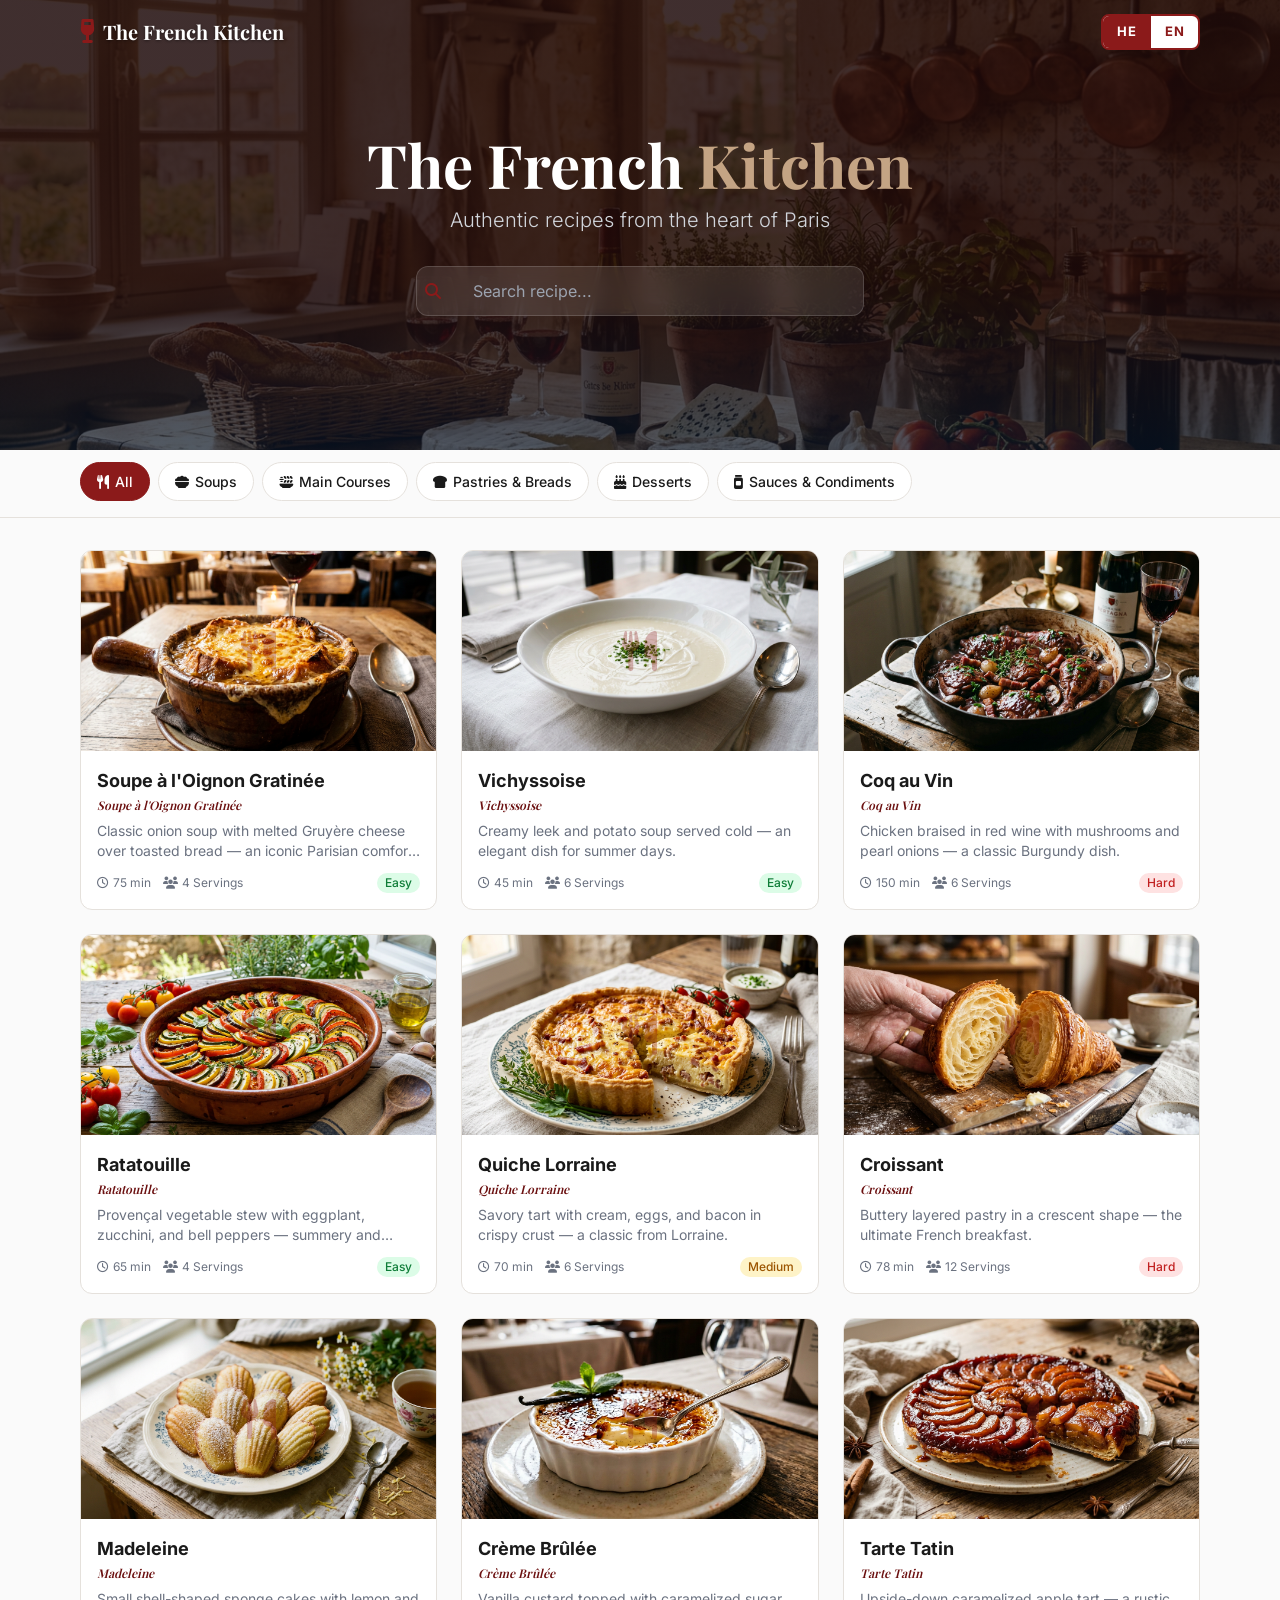
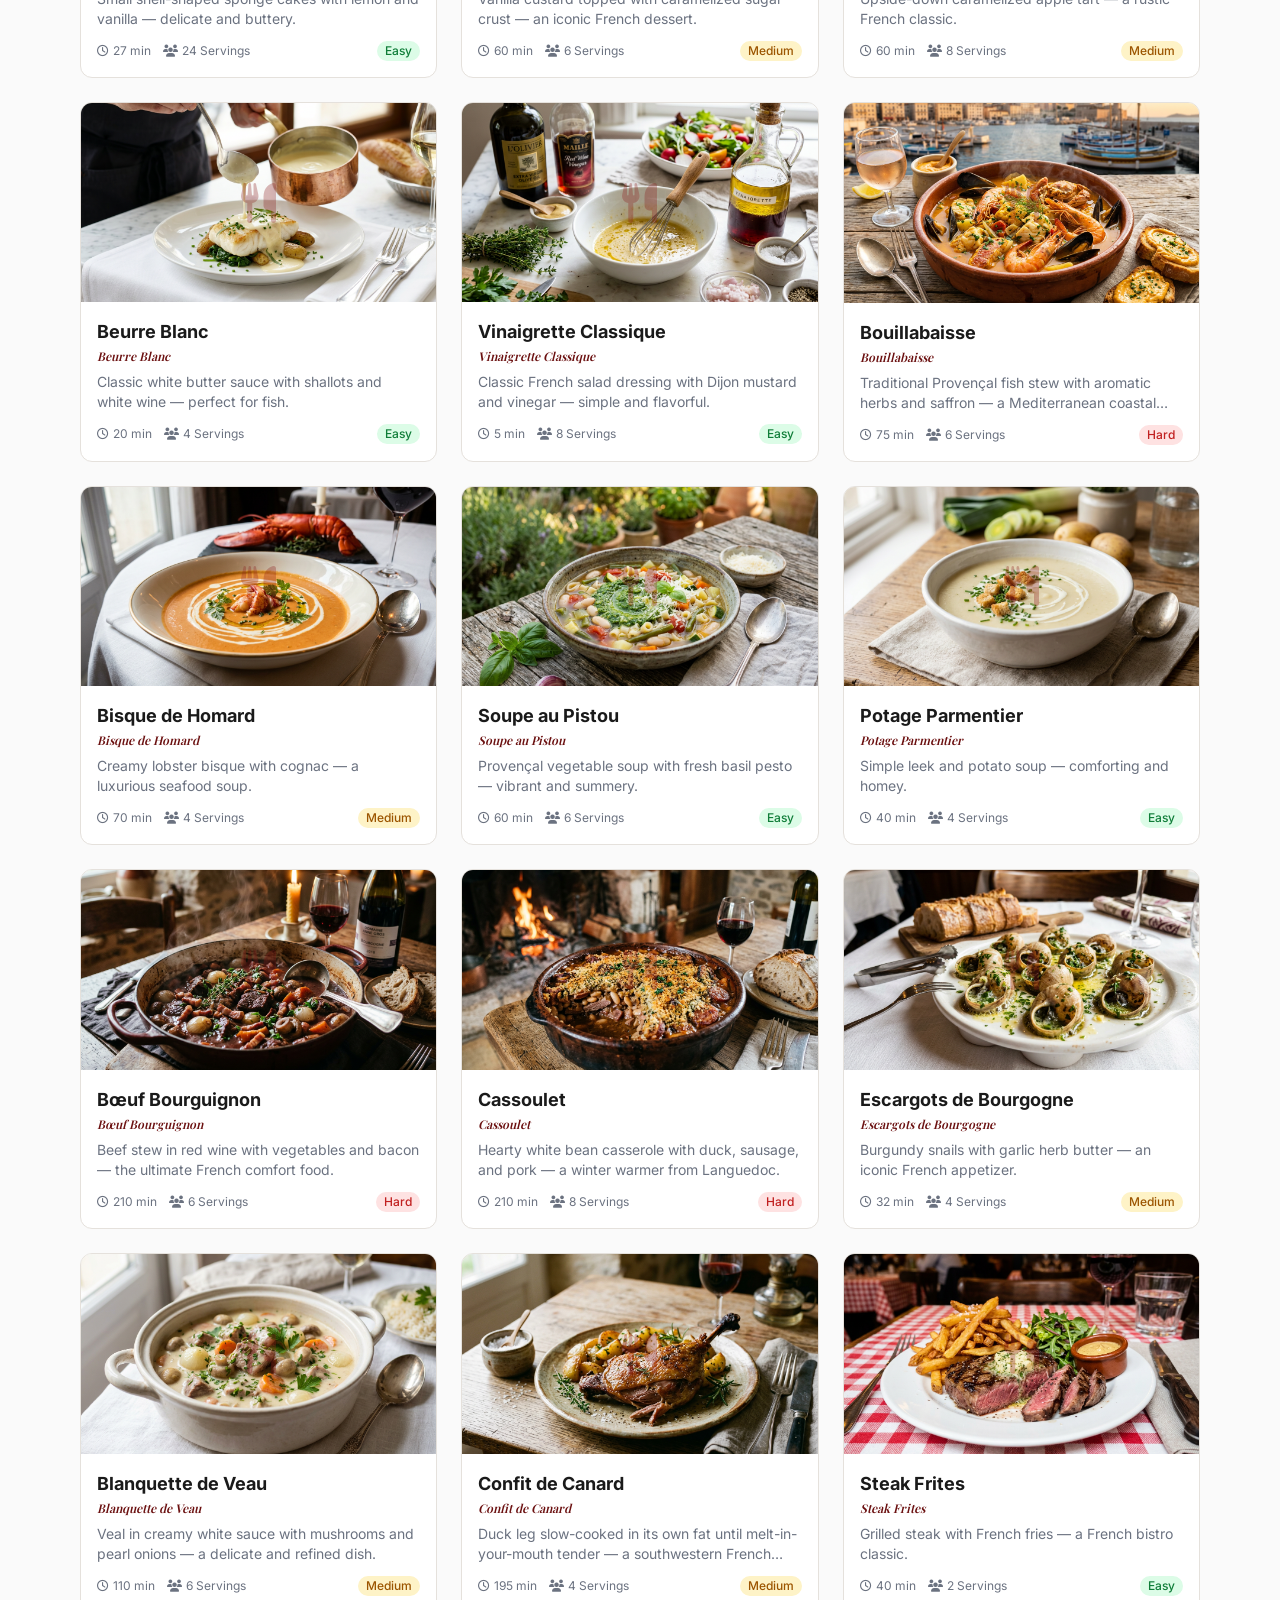
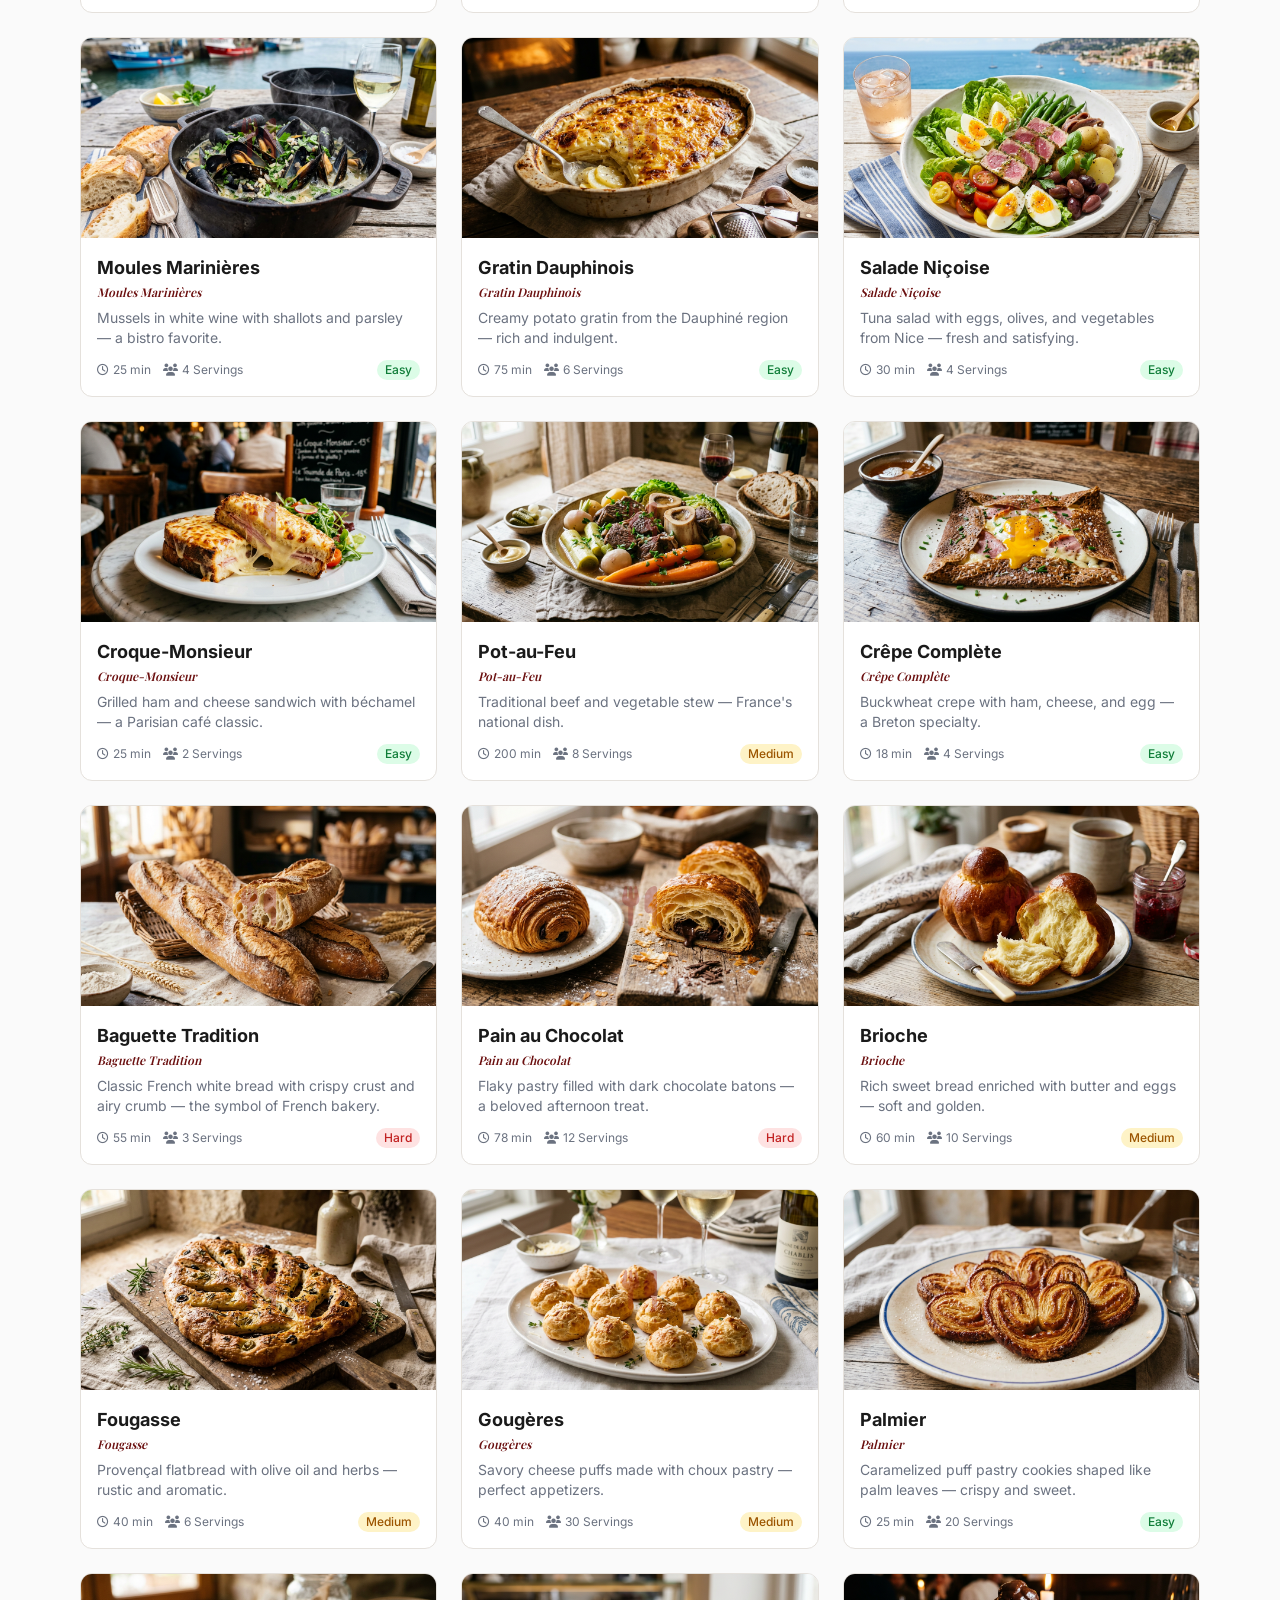
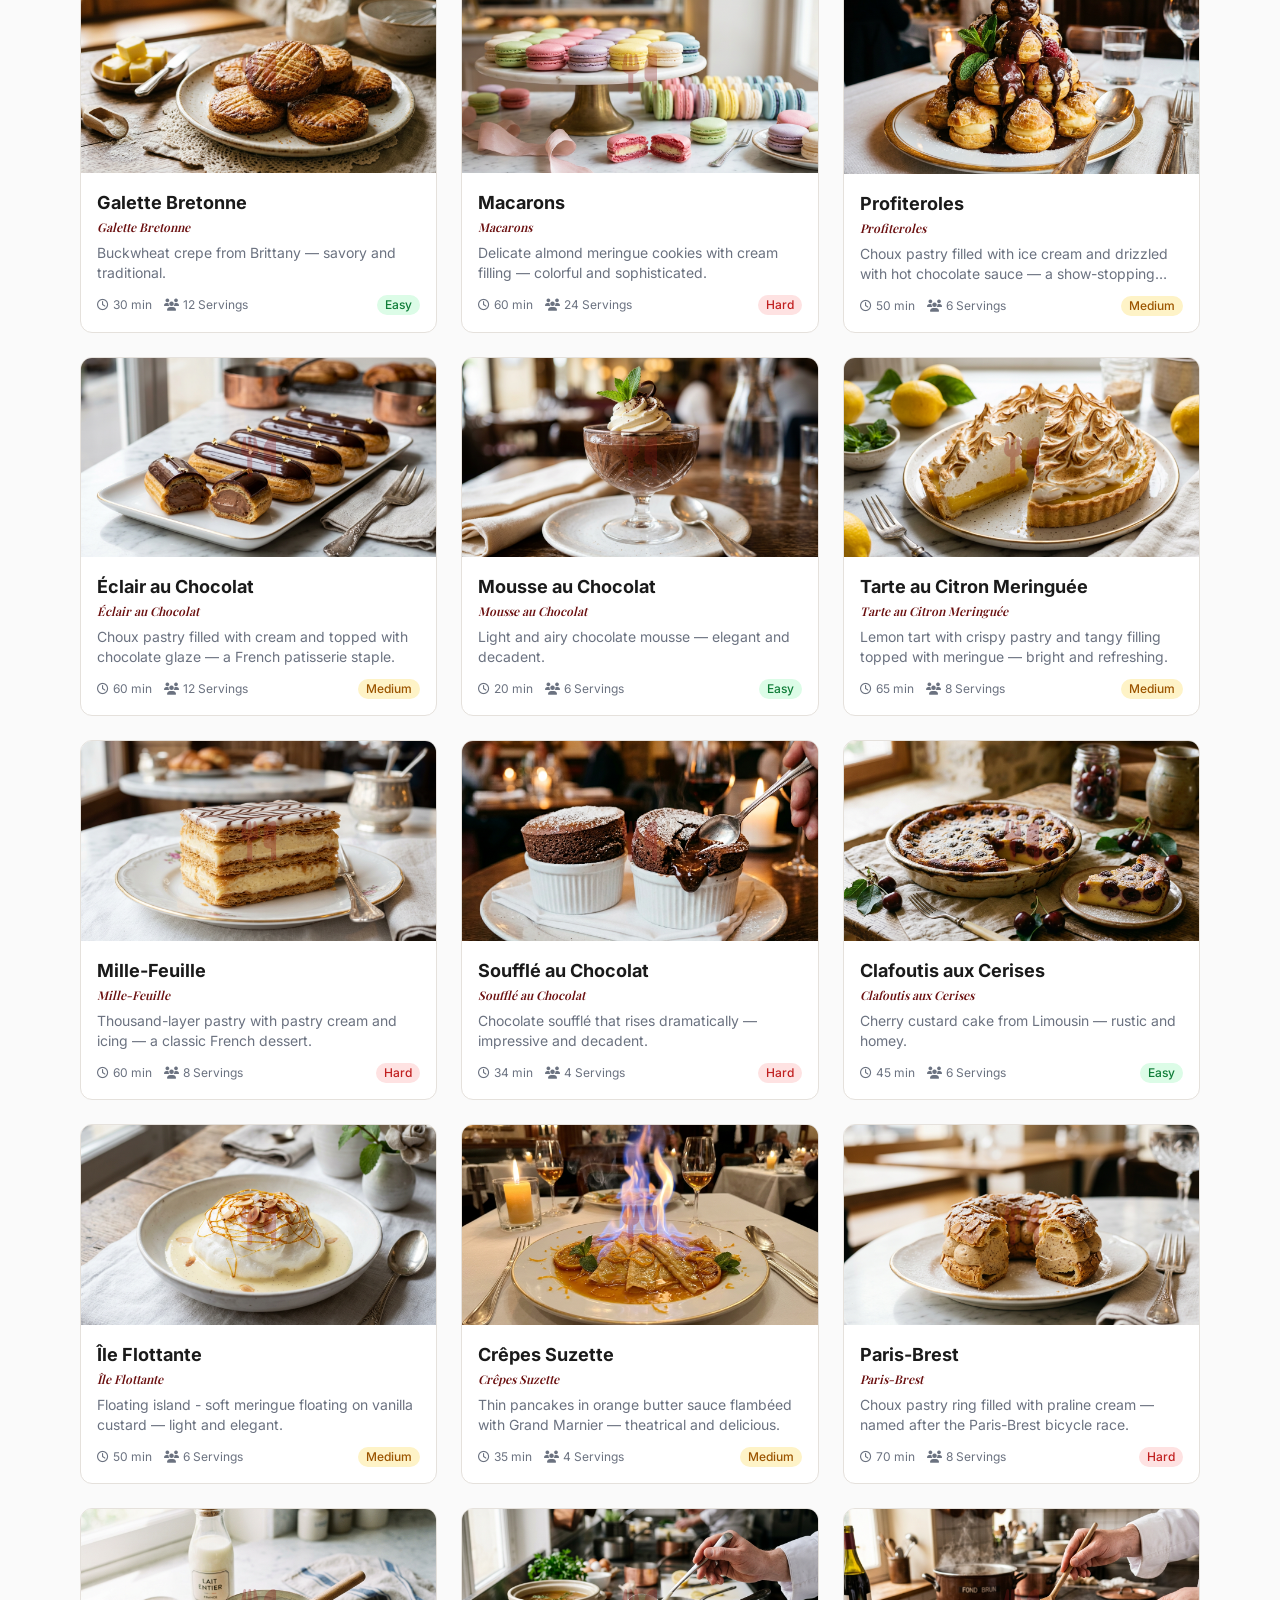
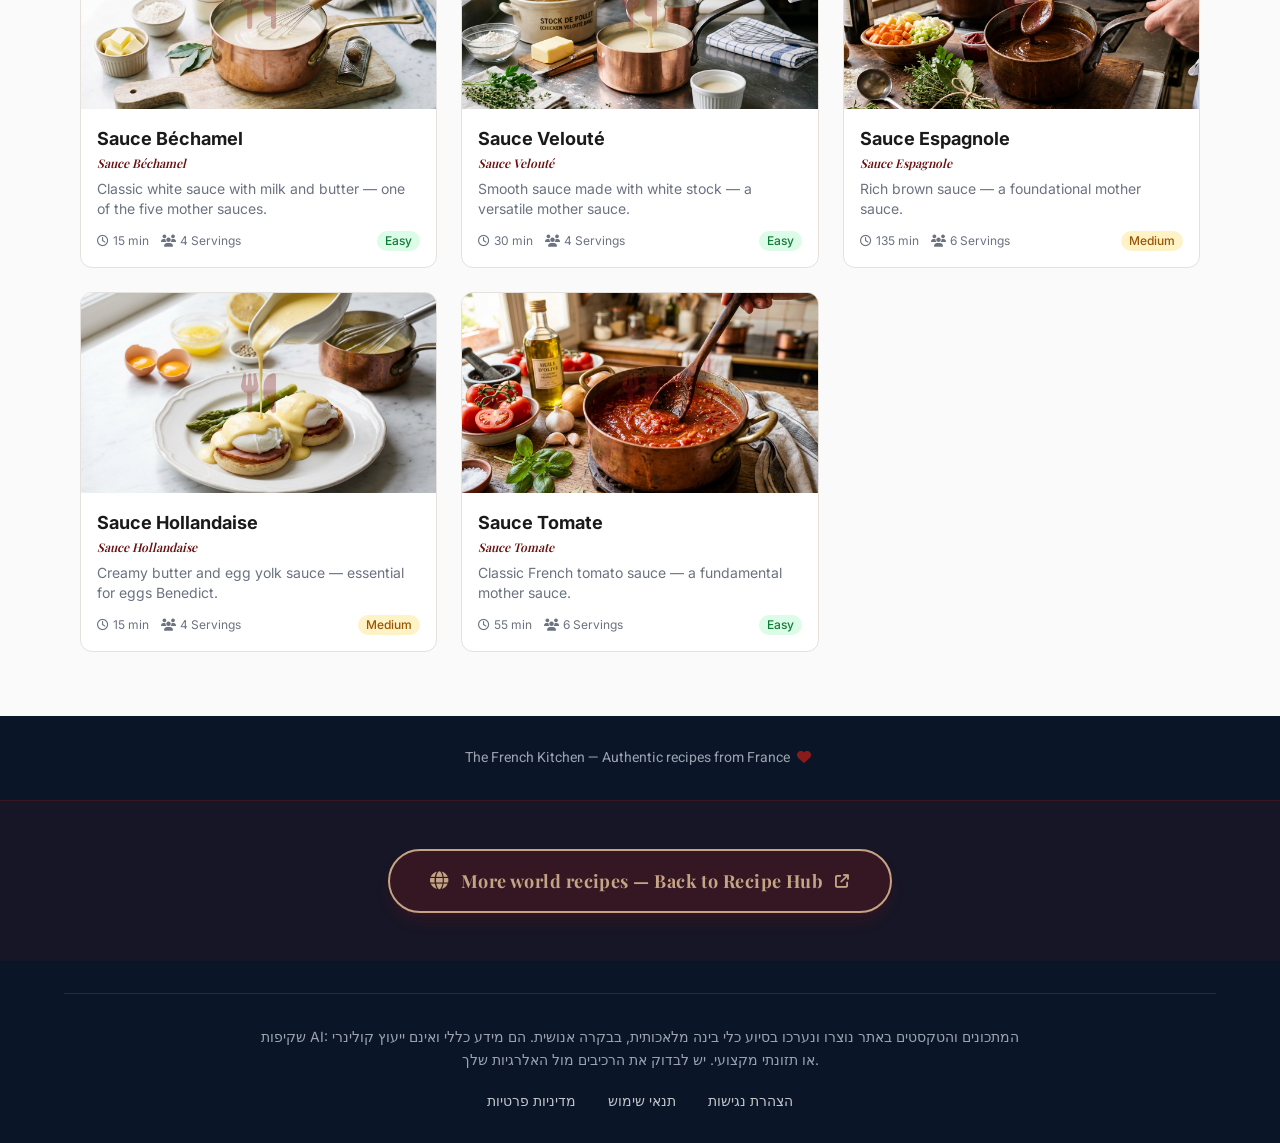
<file: index.html>
<!DOCTYPE html>
<html lang="he" dir="rtl">
<head>
    <meta charset="UTF-8">
    <meta name="viewport" content="width=device-width, initial-scale=1.0">
    <meta name="description" content="המטבח הצרפתי — מתכונים אותנטיים מצרפתי, בעברית.">
    <meta property="og:title" content="המטבח הצרפתי">
    <meta property="og:description" content="מתכונים אותנטיים מהלב של פריז">
    <meta property="og:type" content="website">
    <!-- Security policy declared before any resource so it governs them all.
         style-src allows 'unsafe-inline' for Tailwind-generated styles only.
         frame-ancestors / X-Content-Type-Options need real headers, which
         GitHub Pages cannot set - see governance/risk-register.md -->
    <meta http-equiv="Content-Security-Policy" content="default-src 'self'; script-src 'self'; style-src 'self' 'unsafe-inline'; img-src 'self' data:; font-src 'self'; connect-src 'self'; base-uri 'self'; form-action 'self'">
    <meta name="referrer" content="strict-origin-when-cross-origin">

    <!-- Self-hosted assets: zero third-party requests. See governance/data-map.md -->
    <link rel="stylesheet" href="assets/css/tailwind.css">
    <link rel="stylesheet" href="assets/fonts/fonts.css">
    <link rel="stylesheet" href="assets/vendor/fontawesome/fontawesome.min.css">
    <title>המטבח הצרפתי — מתכונים אותנטיים</title>

    <!-- Google Fonts -->
    <!-- Font Awesome -->
    <!-- Custom Styles -->
    <link rel="stylesheet" href="css/style.css">
</head>
<body class="bg-fr-cream font-heebo text-fr-charcoal min-h-screen">

    <a href="#main" class="skip-link" data-en="Skip to main content" data-he="דלג לתוכן העיקרי">דלג לתוכן העיקרי</a>

    <!-- Header -->
    <header id="app-header" class="fixed top-0 right-0 left-0 z-50 transition-all duration-200">
        <div class="max-w-6xl mx-auto px-4 h-16 md:h-18 flex items-center justify-between">
            <a href="#/" id="header-logo" class="flex items-center gap-2">
                <span class="text-fr-primary text-2xl"><i class="fas fa-wine-glass"></i></span>
                <span class="font-playfair font-bold text-lg md:text-xl text-fr-charcoal">המטבח הצרפתי</span>
            </a>
            <div class="flex items-center gap-3">
                <!-- Language Switcher -->
                <div class="language-switcher">
                    <button class="lang-btn active" data-lang="he">HE</button>
                    <button class="lang-btn" data-lang="en">EN</button>
                </div>
                <!-- Back Button -->
                <button id="back-btn" class="hidden items-center gap-2 text-fr-charcoal hover:text-fr-primary transition-colors text-sm font-medium">
                    <span>חזרה למתכונים</span>
                    <i class="fas fa-arrow-left"></i>
                </button>
            </div>
        </div>
    </header>

    <!-- Main Content -->
    <main id="main">
        <!-- Home View -->
        <div id="home-view">
            <!-- Hero Section -->
            <section id="hero" class="home-hero relative flex items-center justify-center text-center overflow-hidden">
                <div class="relative z-10 px-4 w-full max-w-2xl mx-auto">
                    <h1 class="font-playfair text-4xl md:text-5xl lg:text-6xl font-bold text-white mb-3">
                        המטבח <span class="text-fr-primary-light">הצרפתי</span>
                    </h1>
                    <p class="text-gray-300 text-lg md:text-xl mb-8 font-light">
                        מתכונים אותנטיים מהלב של פריז
                    </p>
                    <!-- Search Bar -->
                    <div class="relative max-w-md mx-auto">
                        <div class="glass-search flex items-center rounded-xl overflow-hidden">
                            <span class="pr-4 pl-2 text-fr-primary"><i class="fas fa-search"></i></span>
                            <input
                                id="search-input"
                                type="text"
                                placeholder="חיפוש מתכון..."
                                class="w-full py-3 pl-4 bg-transparent text-white placeholder-gray-400 outline-none text-base"
                            >
                            <button id="search-clear" class="hidden pl-4 pr-2 text-gray-400 hover:text-white transition-colors">
                                <i class="fas fa-times"></i>
                            </button>
                        </div>
                    </div>
                </div>
            </section>

            <!-- Category Filters -->
            <section class="sticky top-16 md:top-18 z-40 bg-fr-cream/95 backdrop-blur-sm border-b border-fr-border">
                <div class="max-w-6xl mx-auto px-4 py-3">
                    <div id="category-filters" class="flex gap-2 overflow-x-auto pb-1 scrollbar-hide"></div>
                    <div id="result-count" class="text-fr-text-secondary text-sm mt-2 hidden"></div>
                </div>
            </section>

            <!-- Recipe Grid -->
            <section class="max-w-6xl mx-auto px-4 py-8">
                <!-- Screen-reader-only: the cards below use h3, so the hierarchy
                     needs an h2 here. Hidden visually; the design is unchanged. -->
                <h2 class="sr-only-heading" data-en="Recipes" data-he="מתכונים">מתכונים</h2>
                <div id="recipe-grid" class="grid gap-6" style="grid-template-columns: repeat(auto-fill, minmax(300px, 1fr));"></div>

                <!-- Empty State -->
                <div id="empty-state" class="hidden text-center py-16">
                    <div class="text-6xl mb-4 text-fr-primary opacity-50"><i class="fas fa-search"></i></div>
                    <h3 class="text-xl font-bold text-fr-charcoal mb-2">לא נמצאו מתכונים</h3>
                    <p class="text-fr-text-secondary mb-4">נסו לשנות את מילות החיפוש או לבחור קטגוריה אחרת</p>
                    <button id="clear-filters-btn" class="px-6 py-2 bg-fr-primary text-white rounded-lg hover:bg-fr-primary-dark transition-colors font-medium">
                        נקה חיפוש
                    </button>
                </div>

                <!-- Loading State -->
                <div id="loading-state" class="text-center py-16">
                    <div class="spinner mb-4"></div>
                    <p class="text-fr-text-secondary">טוען מתכונים...</p>
                </div>
            </section>
        </div>

        <!-- Recipe Detail View -->
        <div id="recipe-view" class="hidden"></div>
    </main>

    <!-- Footer -->
    <footer class="bg-fr-navy text-gray-400 py-8 mt-8">
        <div class="max-w-6xl mx-auto px-4 text-center">
            <p class="font-heebo text-sm">
                המטבח הצרפתי — מתכונים אותנטיים מצרפתי, בעברית
                <span class="text-fr-primary mx-1"><i class="fas fa-heart"></i></span>
            </p>
        </div>

        <!-- Back to Hub -->
        <div class="py-12 bg-fr-primary/10 border-t border-fr-primary/30 mt-8">
            <div class="max-w-6xl mx-auto px-4 text-center">
                <a href="https://robertog62.github.io/recipes-world-hub/" target="_blank" rel="noopener noreferrer"
                   class="inline-flex items-center gap-3 border-2 border-fr-primary-light bg-fr-primary/25 text-fr-primary-light font-playfair font-bold text-base md:text-lg px-10 py-4 rounded-full hover:bg-fr-primary-light hover:text-fr-navy transition-all duration-300 tracking-wide shadow-lg shadow-fr-primary/20">
                    <i class="fa-solid fa-globe text-lg"></i>
                    <span>לעוד מתכוני עולם — חזרה לרכזת המתכונים</span>
                    <i class="fa-solid fa-arrow-up-right-from-square text-sm"></i>
                </a>
            </div>
        </div>

        <div class="max-w-6xl mx-auto px-4 text-center mt-8 pt-8 border-t border-white/10">
            <p class="text-sm leading-relaxed max-w-3xl mx-auto mb-5" class="text-white/75"
               data-en="AI transparency: the recipes and texts on this site were generated and edited with AI tools under human review. They are general guidance, not professional culinary or nutritional advice. Check ingredients against your own allergies."
               data-he="שקיפות AI: המתכונים והטקסטים באתר נוצרו ונערכו בסיוע כלי בינה מלאכותית, בבקרה אנושית. הם מידע כללי ואינם ייעוץ קולינרי או תזונתי מקצועי. יש לבדוק את הרכיבים מול האלרגיות שלך.">שקיפות AI: המתכונים והטקסטים באתר נוצרו ונערכו בסיוע כלי בינה מלאכותית, בבקרה אנושית. הם מידע כללי ואינם ייעוץ קולינרי או תזונתי מקצועי. יש לבדוק את הרכיבים מול האלרגיות שלך.</p>
            <div class="flex flex-wrap justify-center gap-x-8 gap-y-2 text-sm">
                <a href="privacy.html" class="text-white/75 hover:underline" data-en="Privacy Policy" data-he="מדיניות פרטיות">מדיניות פרטיות</a>
                <a href="terms.html" class="text-white/75 hover:underline" data-en="Terms of Use" data-he="תנאי שימוש">תנאי שימוש</a>
                <a href="accessibility.html" class="text-white/75 hover:underline" data-en="Accessibility" data-he="הצהרת נגישות">הצהרת נגישות</a>
            </div>
        </div>
    </footer>

    <!-- Scripts -->
    <!-- i18n must load first -->
    <script src="js/i18n.js"></script>
    <script src="js/data.js"></script>
    <script src="js/ui.js"></script>
    <script src="js/app.js"></script>
</body>
</html>
</file>
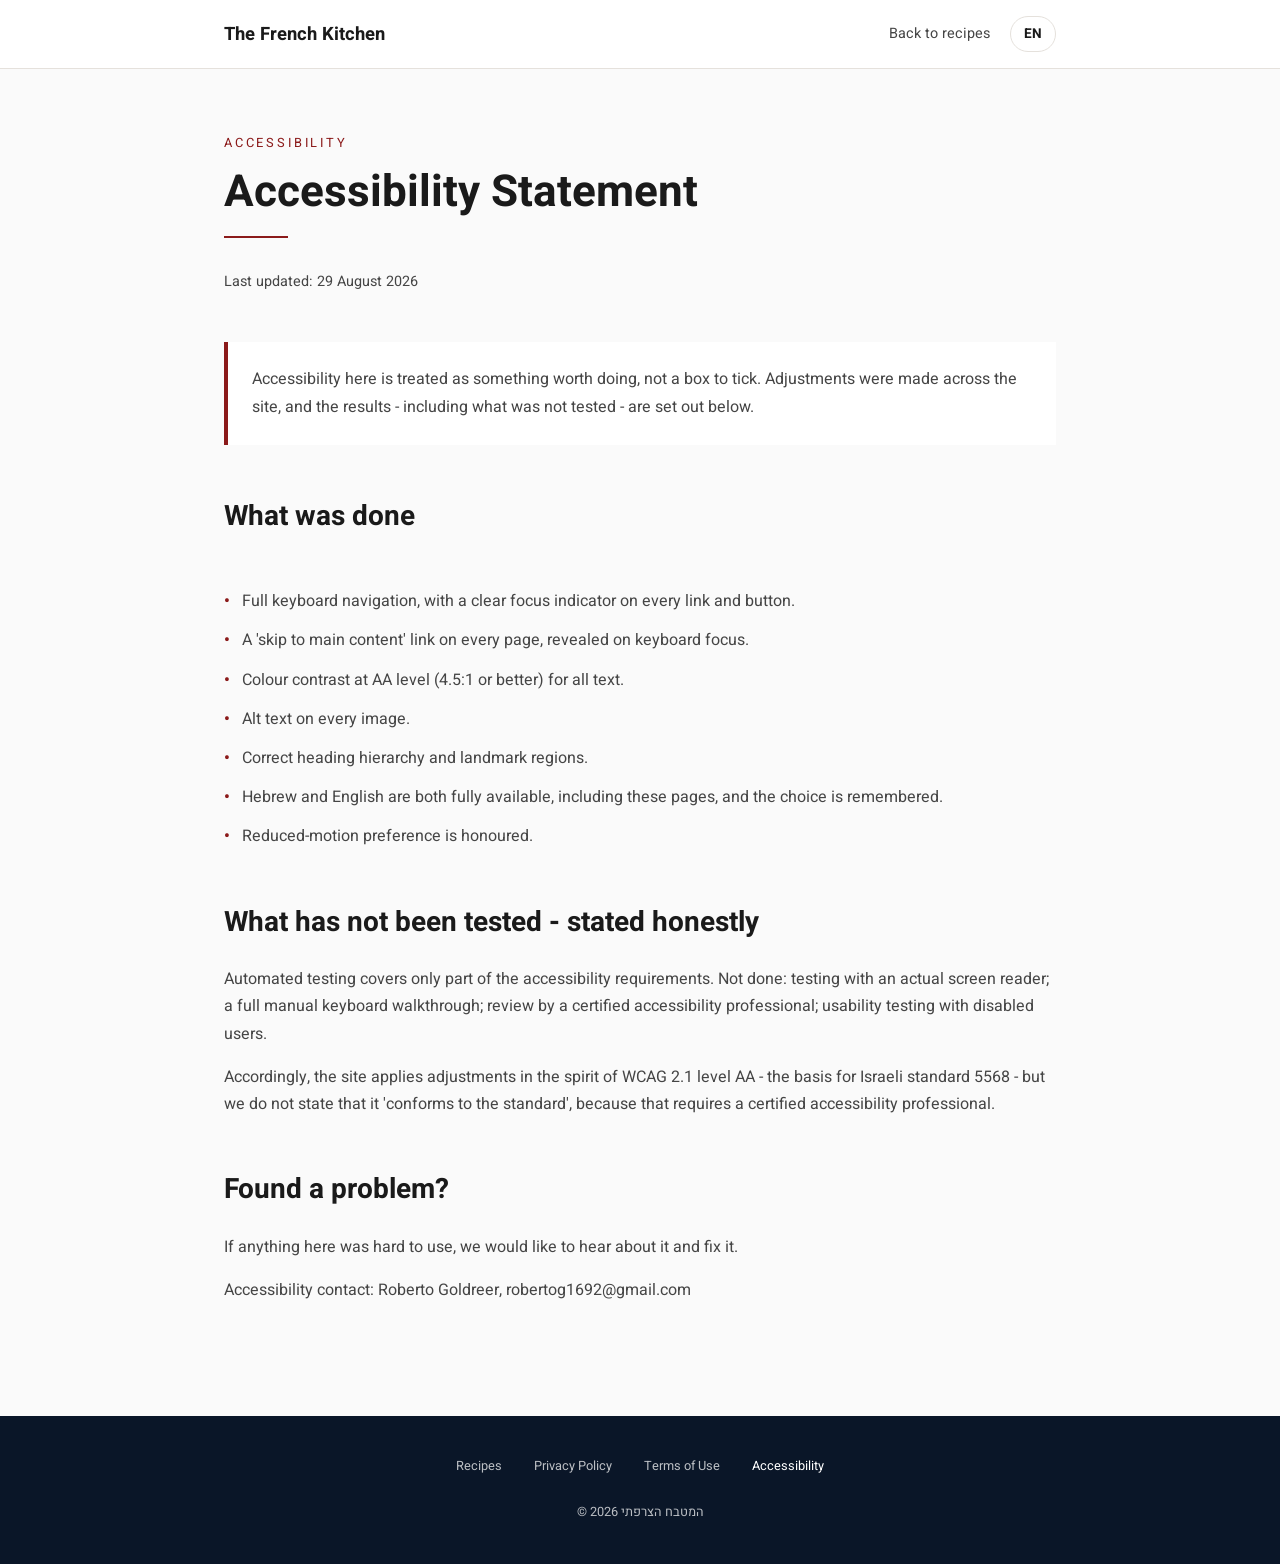
<file: accessibility.html>
<!DOCTYPE html>
<html lang="he" dir="rtl">
<head>
    <meta charset="UTF-8">
    <meta name="viewport" content="width=device-width, initial-scale=1.0">
    <title data-en="Accessibility Statement | The French Kitchen" data-he="הצהרת נגישות | המטבח הצרפתי">הצהרת נגישות | המטבח הצרפתי</title>
    <meta name="description" content="הצהרת הנגישות של האתר — מה בוצע ומה לא נבדק.">
    <meta http-equiv="Content-Security-Policy" content="default-src 'self'; script-src 'self'; style-src 'self'; img-src 'self' data:; font-src 'self'; connect-src 'self'; base-uri 'self'; form-action 'self'">
    <meta name="referrer" content="strict-origin-when-cross-origin">
    <link rel="stylesheet" href="assets/fonts/fonts.css">
    <link rel="stylesheet" href="assets/css/policy.css">
</head>
<body class="p-body">

    <a href="#main" class="skip-link" data-en="Skip to main content" data-he="דלג לתוכן העיקרי">דלג לתוכן העיקרי</a>

    <nav class="p-nav" aria-label="ניווט">
        <div class="p-wrap p-nav-in">
            <a href="index.html" class="p-logo" data-en="The French Kitchen" data-he="המטבח הצרפתי">המטבח הצרפתי</a>
            <div class="p-navlinks">
                <a href="index.html" class="p-back" data-en="Back to recipes" data-he="חזרה למתכונים">חזרה למתכונים</a>
                <button id="langToggle" type="button" class="p-langbtn"><span id="langLabel">HE</span></button>
            </div>
        </div>
    </nav>

    <main id="main">
        <div class="p-wrap">
            <p class="p-eyebrow" data-en="Accessibility" data-he="נגישות">נגישות</p>
            <h1 data-en="Accessibility Statement" data-he="הצהרת נגישות">הצהרת נגישות</h1>
            <div class="p-rule"></div>
            <p class="p-updated" data-en="Last updated: 29 August 2026" data-he="עודכן לאחרונה: 29 באוגוסט 2026">עודכן לאחרונה: 29 באוגוסט 2026</p>

        <div class="p-callout"><p data-en="Accessibility here is treated as something worth doing, not a box to tick. Adjustments were made across the site, and the results - including what was not tested - are set out below." data-he="אנחנו רואים בנגישות האתר ערך ולא חובה טכנית בלבד. בוצעו התאמות בכל עמודי האתר, והתוצאות — כולל מה שלא נבדק — מפורטות למטה.">Accessibility here is treated as something worth doing, not a box to tick. Adjustments were made across the site, and the results - including what was not tested - are set out below.</p></div>
        <section>
            <h2 data-en="What was done" data-he="מה בוצע">What was done</h2>
        </section>
        <ul class="p-list">
            <li><span data-en="Full keyboard navigation, with a clear focus indicator on every link and button." data-he="ניווט מקלדת מלא, עם סימון מיקוד ברור על כל קישור וכפתור.">Full keyboard navigation, with a clear focus indicator on every link and button.</span></li>
            <li><span data-en="A 'skip to main content' link on every page, revealed on keyboard focus." data-he="קישור 'דלג לתוכן העיקרי' בכל עמוד, שנחשף בעת ניווט במקלדת.">A 'skip to main content' link on every page, revealed on keyboard focus.</span></li>
            <li><span data-en="Colour contrast at AA level (4.5:1 or better) for all text." data-he="ניגודיות צבעים ברמה AA (4.5:1 ומעלה) לכל הטקסטים.">Colour contrast at AA level (4.5:1 or better) for all text.</span></li>
            <li><span data-en="Alt text on every image." data-he="טקסט חלופי (alt) לכל התמונות.">Alt text on every image.</span></li>
            <li><span data-en="Correct heading hierarchy and landmark regions." data-he="מבנה כותרות תקין ואזורי ניווט מסומנים.">Correct heading hierarchy and landmark regions.</span></li>
            <li><span data-en="Hebrew and English are both fully available, including these pages, and the choice is remembered." data-he="עברית ואנגלית זמינות במלואן, כולל העמודים האלה, והבחירה נשמרת.">Hebrew and English are both fully available, including these pages, and the choice is remembered.</span></li>
            <li><span data-en="Reduced-motion preference is honoured." data-he="כיבוד העדפת תנועה מופחתת.">Reduced-motion preference is honoured.</span></li>
        </ul>
        <section>
            <h2 data-en="What has not been tested - stated honestly" data-he="מה עדיין לא נבדק — ביושר">What has not been tested - stated honestly</h2>
            <p data-en="Automated testing covers only part of the accessibility requirements. Not done: testing with an actual screen reader; a full manual keyboard walkthrough; review by a certified accessibility professional; usability testing with disabled users." data-he="בדיקה אוטומטית מזהה רק חלק מדרישות הנגישות. לא בוצעו: בדיקה עם קורא מסך בפועל; בדיקה ידנית מקיפה של מעבר מקלדת; בדיקה על ידי מורשה נגישות מוסמך; בדיקת שימושיות עם משתמשים בעלי מוגבלות.">Automated testing covers only part of the accessibility requirements. Not done: testing with an actual screen reader; a full manual keyboard walkthrough; review by a certified accessibility professional; usability testing with disabled users.</p>
            <p data-en="Accordingly, the site applies adjustments in the spirit of WCAG 2.1 level AA - the basis for Israeli standard 5568 - but we do not state that it 'conforms to the standard', because that requires a certified accessibility professional." data-he="לפיכך, האתר מיישם התאמות ברוח תקן WCAG 2.1 ברמה AA — הבסיס לת&quot;י 5568 — אך איננו מצהירים שהוא &quot;נגיש לפי התקן&quot;, שכן קביעה כזו מחייבת מורשה נגישות.">Accordingly, the site applies adjustments in the spirit of WCAG 2.1 level AA - the basis for Israeli standard 5568 - but we do not state that it 'conforms to the standard', because that requires a certified accessibility professional.</p>
        </section>
        <section>
            <h2 data-en="Found a problem?" data-he="נתקלת בבעיית נגישות?">Found a problem?</h2>
            <p data-en="If anything here was hard to use, we would like to hear about it and fix it." data-he="אם נתקלת בקושי כלשהו בשימוש באתר — נשמח לשמוע ולתקן.">If anything here was hard to use, we would like to hear about it and fix it.</p>
            <p data-en="Accessibility contact: Roberto Goldreer, robertog1692@gmail.com" data-he="אחראי נגישות: רוברטו גולדרר, robertog1692@gmail.com">Accessibility contact: Roberto Goldreer, robertog1692@gmail.com</p>
        </section>

        </div>
    </main>

    <footer class="p-footer">
        <div class="p-wrap">
            <div class="p-footer-links">
                <a href="index.html" data-en="Recipes" data-he="מתכונים">מתכונים</a>
                <a href="privacy.html" data-en="Privacy Policy" data-he="מדיניות פרטיות">מדיניות פרטיות</a>
                <a href="terms.html" data-en="Terms of Use" data-he="תנאי שימוש">תנאי שימוש</a>
                <a href="accessibility.html" aria-current="page" data-en="Accessibility" data-he="הצהרת נגישות">הצהרת נגישות</a>
            </div>
            <p class="p-copy">&copy; 2026 המטבח הצרפתי</p>
        </div>
    </footer>

    <script src="assets/js/policy.js"></script>
</body>
</html>
</file>
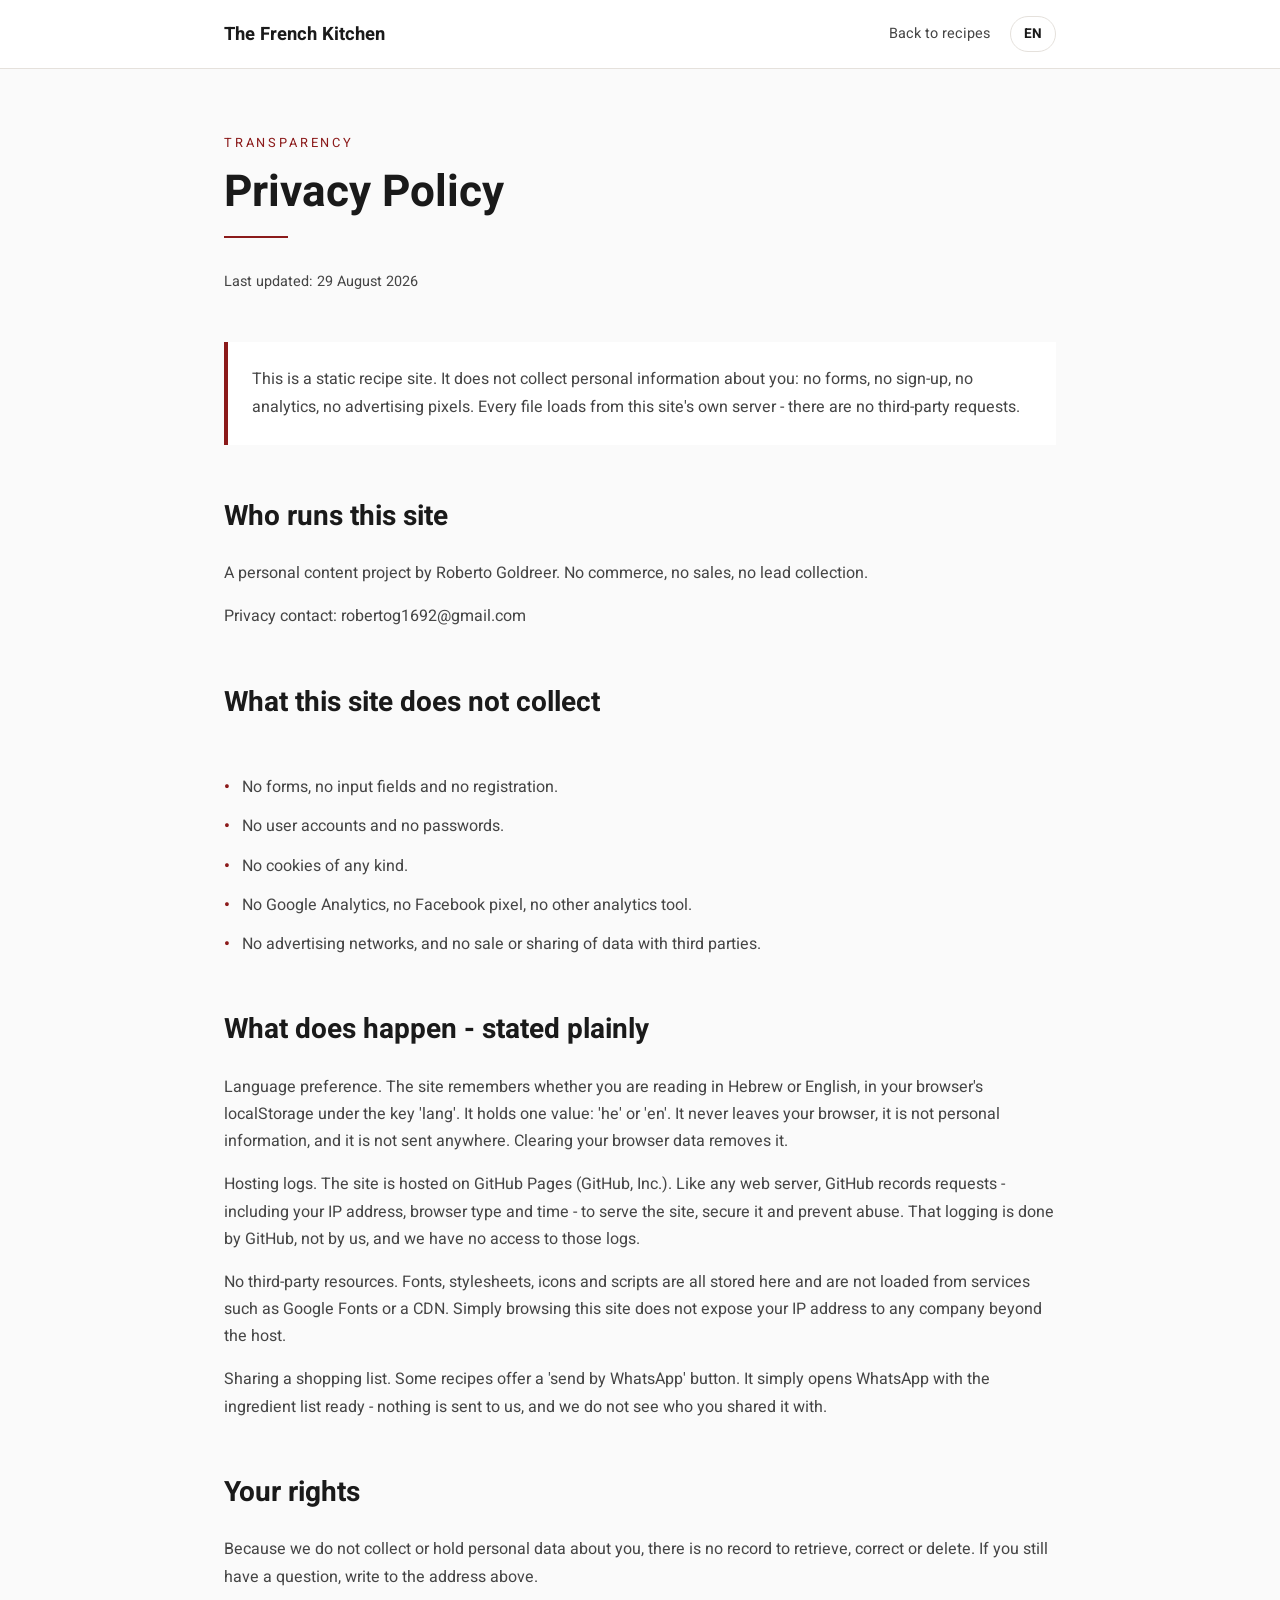
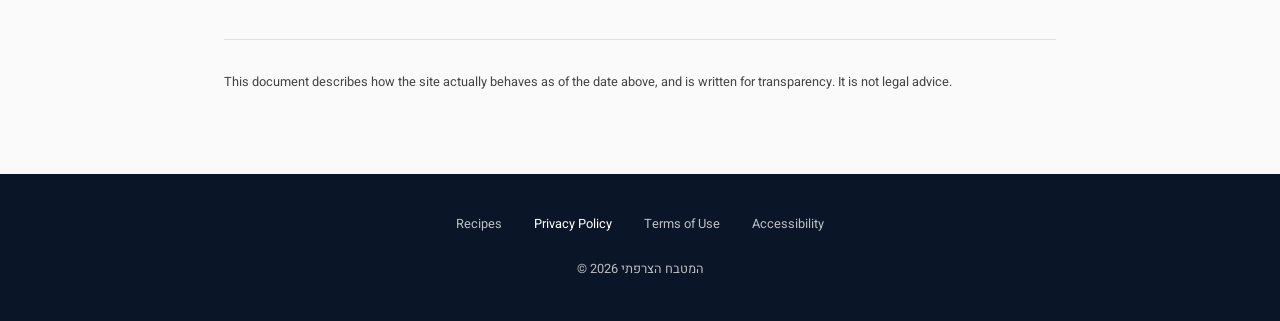
<file: privacy.html>
<!DOCTYPE html>
<html lang="he" dir="rtl">
<head>
    <meta charset="UTF-8">
    <meta name="viewport" content="width=device-width, initial-scale=1.0">
    <title data-en="Privacy Policy | The French Kitchen" data-he="מדיניות פרטיות | המטבח הצרפתי">מדיניות פרטיות | המטבח הצרפתי</title>
    <meta name="description" content="מדיניות הפרטיות של האתר — מה נאסף ומה לא.">
    <meta http-equiv="Content-Security-Policy" content="default-src 'self'; script-src 'self'; style-src 'self'; img-src 'self' data:; font-src 'self'; connect-src 'self'; base-uri 'self'; form-action 'self'">
    <meta name="referrer" content="strict-origin-when-cross-origin">
    <link rel="stylesheet" href="assets/fonts/fonts.css">
    <link rel="stylesheet" href="assets/css/policy.css">
</head>
<body class="p-body">

    <a href="#main" class="skip-link" data-en="Skip to main content" data-he="דלג לתוכן העיקרי">דלג לתוכן העיקרי</a>

    <nav class="p-nav" aria-label="ניווט">
        <div class="p-wrap p-nav-in">
            <a href="index.html" class="p-logo" data-en="The French Kitchen" data-he="המטבח הצרפתי">המטבח הצרפתי</a>
            <div class="p-navlinks">
                <a href="index.html" class="p-back" data-en="Back to recipes" data-he="חזרה למתכונים">חזרה למתכונים</a>
                <button id="langToggle" type="button" class="p-langbtn"><span id="langLabel">HE</span></button>
            </div>
        </div>
    </nav>

    <main id="main">
        <div class="p-wrap">
            <p class="p-eyebrow" data-en="Transparency" data-he="שקיפות">שקיפות</p>
            <h1 data-en="Privacy Policy" data-he="מדיניות פרטיות">מדיניות פרטיות</h1>
            <div class="p-rule"></div>
            <p class="p-updated" data-en="Last updated: 29 August 2026" data-he="עודכן לאחרונה: 29 באוגוסט 2026">עודכן לאחרונה: 29 באוגוסט 2026</p>

        <div class="p-callout"><p data-en="This is a static recipe site. It does not collect personal information about you: no forms, no sign-up, no analytics, no advertising pixels. Every file loads from this site's own server - there are no third-party requests." data-he="זהו אתר מתכונים סטטי. הוא אינו אוסף עליך מידע אישי: אין טפסים, אין הרשמה, אין כלי ניתוח ואין פיקסלים פרסומיים. כל הקבצים נטענים מהשרת של האתר עצמו — אין קריאות לשירותי צד שלישי.">This is a static recipe site. It does not collect personal information about you: no forms, no sign-up, no analytics, no advertising pixels. Every file loads from this site's own server - there are no third-party requests.</p></div>
        <section>
            <h2 data-en="Who runs this site" data-he="מי אחראי על האתר">Who runs this site</h2>
            <p data-en="A personal content project by Roberto Goldreer. No commerce, no sales, no lead collection." data-he="פרויקט תוכן אישי של רוברטו גולדרר. אין פעילות מסחרית, מכירה או איסוף לידים.">A personal content project by Roberto Goldreer. No commerce, no sales, no lead collection.</p>
            <p data-en="Privacy contact: robertog1692@gmail.com" data-he="ליצירת קשר בנושאי פרטיות: robertog1692@gmail.com">Privacy contact: robertog1692@gmail.com</p>
        </section>
        <section>
            <h2 data-en="What this site does not collect" data-he="מה האתר לא אוסף">What this site does not collect</h2>
        </section>
        <ul class="p-list">
            <li><span data-en="No forms, no input fields and no registration." data-he="אין טפסים, אין שדות קלט ואין הרשמה.">No forms, no input fields and no registration.</span></li>
            <li><span data-en="No user accounts and no passwords." data-he="אין חשבונות משתמש ואין סיסמאות.">No user accounts and no passwords.</span></li>
            <li><span data-en="No cookies of any kind." data-he="אין עוגיות (cookies) מכל סוג.">No cookies of any kind.</span></li>
            <li><span data-en="No Google Analytics, no Facebook pixel, no other analytics tool." data-he="אין Google Analytics, אין פיקסל פייסבוק ואין כלי ניתוח אחר.">No Google Analytics, no Facebook pixel, no other analytics tool.</span></li>
            <li><span data-en="No advertising networks, and no sale or sharing of data with third parties." data-he="אין רשתות פרסום, ואין מכירה או העברה של מידע לצדדים שלישיים.">No advertising networks, and no sale or sharing of data with third parties.</span></li>
        </ul>
        <section>
            <h2 data-en="What does happen - stated plainly" data-he="מה כן קורה — ביושר">What does happen - stated plainly</h2>
            <p data-en="Language preference. The site remembers whether you are reading in Hebrew or English, in your browser's localStorage under the key 'lang'. It holds one value: 'he' or 'en'. It never leaves your browser, it is not personal information, and it is not sent anywhere. Clearing your browser data removes it." data-he="העדפת שפה. האתר זוכר אם אתה קורא בעברית או באנגלית, ב-localStorage של הדפדפן תחת המפתח 'lang'. הוא מכיל ערך אחד בלבד: 'he' או 'en'. הוא לעולם אינו עוזב את הדפדפן שלך, אינו מידע אישי, ואינו נשלח לשום מקום. ניקוי נתוני הדפדפן מוחק אותו.">Language preference. The site remembers whether you are reading in Hebrew or English, in your browser's localStorage under the key 'lang'. It holds one value: 'he' or 'en'. It never leaves your browser, it is not personal information, and it is not sent anywhere. Clearing your browser data removes it.</p>
            <p data-en="Hosting logs. The site is hosted on GitHub Pages (GitHub, Inc.). Like any web server, GitHub records requests - including your IP address, browser type and time - to serve the site, secure it and prevent abuse. That logging is done by GitHub, not by us, and we have no access to those logs." data-he="לוגים של שרת האחסון. האתר מתארח ב-GitHub Pages (GitHub, Inc.). כמו כל שרת אינטרנט, GitHub מתעדת בקשות — ובכללן כתובת ה-IP שלך, סוג הדפדפן והמועד — לצורך אספקת האתר, אבטחתו ומניעת שימוש לרעה. התיעוד נעשה על ידי GitHub, לא על ידינו, ואין לנו גישה ללוגים האלה.">Hosting logs. The site is hosted on GitHub Pages (GitHub, Inc.). Like any web server, GitHub records requests - including your IP address, browser type and time - to serve the site, secure it and prevent abuse. That logging is done by GitHub, not by us, and we have no access to those logs.</p>
            <p data-en="No third-party resources. Fonts, stylesheets, icons and scripts are all stored here and are not loaded from services such as Google Fonts or a CDN. Simply browsing this site does not expose your IP address to any company beyond the host." data-he="אין משאבים מצד שלישי. הפונטים, גיליונות הסגנון, האייקונים והסקריפטים מאוחסנים אצלנו ואינם נטענים משירותים כמו Google Fonts או רשתות CDN. עצם הגלישה באתר אינה חושפת את כתובת ה-IP שלך לאף חברה נוספת מעבר לשרת האחסון.">No third-party resources. Fonts, stylesheets, icons and scripts are all stored here and are not loaded from services such as Google Fonts or a CDN. Simply browsing this site does not expose your IP address to any company beyond the host.</p>
            <p data-en="Sharing a shopping list. Some recipes offer a 'send by WhatsApp' button. It simply opens WhatsApp with the ingredient list ready - nothing is sent to us, and we do not see who you shared it with." data-he="שיתוף רשימת קניות. בחלק מהמתכונים יש כפתור 'שלח ב-WhatsApp'. הוא פשוט פותח את WhatsApp עם רשימת המצרכים מוכנה — שום דבר לא נשלח אלינו, ואיננו רואים עם מי שיתפת.">Sharing a shopping list. Some recipes offer a 'send by WhatsApp' button. It simply opens WhatsApp with the ingredient list ready - nothing is sent to us, and we do not see who you shared it with.</p>
        </section>
        <section>
            <h2 data-en="Your rights" data-he="הזכויות שלך">Your rights</h2>
            <p data-en="Because we do not collect or hold personal data about you, there is no record to retrieve, correct or delete. If you still have a question, write to the address above." data-he="מאחר שאיננו אוספים ואיננו מחזיקים מידע אישי עליך, אין מאגר שממנו אפשר לשלוף, לתקן או למחוק מידע. אם בכל זאת יש לך שאלה — אפשר לפנות לכתובת שלמעלה.">Because we do not collect or hold personal data about you, there is no record to retrieve, correct or delete. If you still have a question, write to the address above.</p>
        </section>
        <div class="p-note"><p data-en="This document describes how the site actually behaves as of the date above, and is written for transparency. It is not legal advice." data-he="מסמך זה מתאר את התנהגות האתר בפועל נכון לתאריך שלמעלה, ונכתב לצורכי שקיפות. אין לראות בו ייעוץ משפטי.">This document describes how the site actually behaves as of the date above, and is written for transparency. It is not legal advice.</p></div>

        </div>
    </main>

    <footer class="p-footer">
        <div class="p-wrap">
            <div class="p-footer-links">
                <a href="index.html" data-en="Recipes" data-he="מתכונים">מתכונים</a>
                <a href="privacy.html" aria-current="page" data-en="Privacy Policy" data-he="מדיניות פרטיות">מדיניות פרטיות</a>
                <a href="terms.html" data-en="Terms of Use" data-he="תנאי שימוש">תנאי שימוש</a>
                <a href="accessibility.html" data-en="Accessibility" data-he="הצהרת נגישות">הצהרת נגישות</a>
            </div>
            <p class="p-copy">&copy; 2026 המטבח הצרפתי</p>
        </div>
    </footer>

    <script src="assets/js/policy.js"></script>
</body>
</html>
</file>
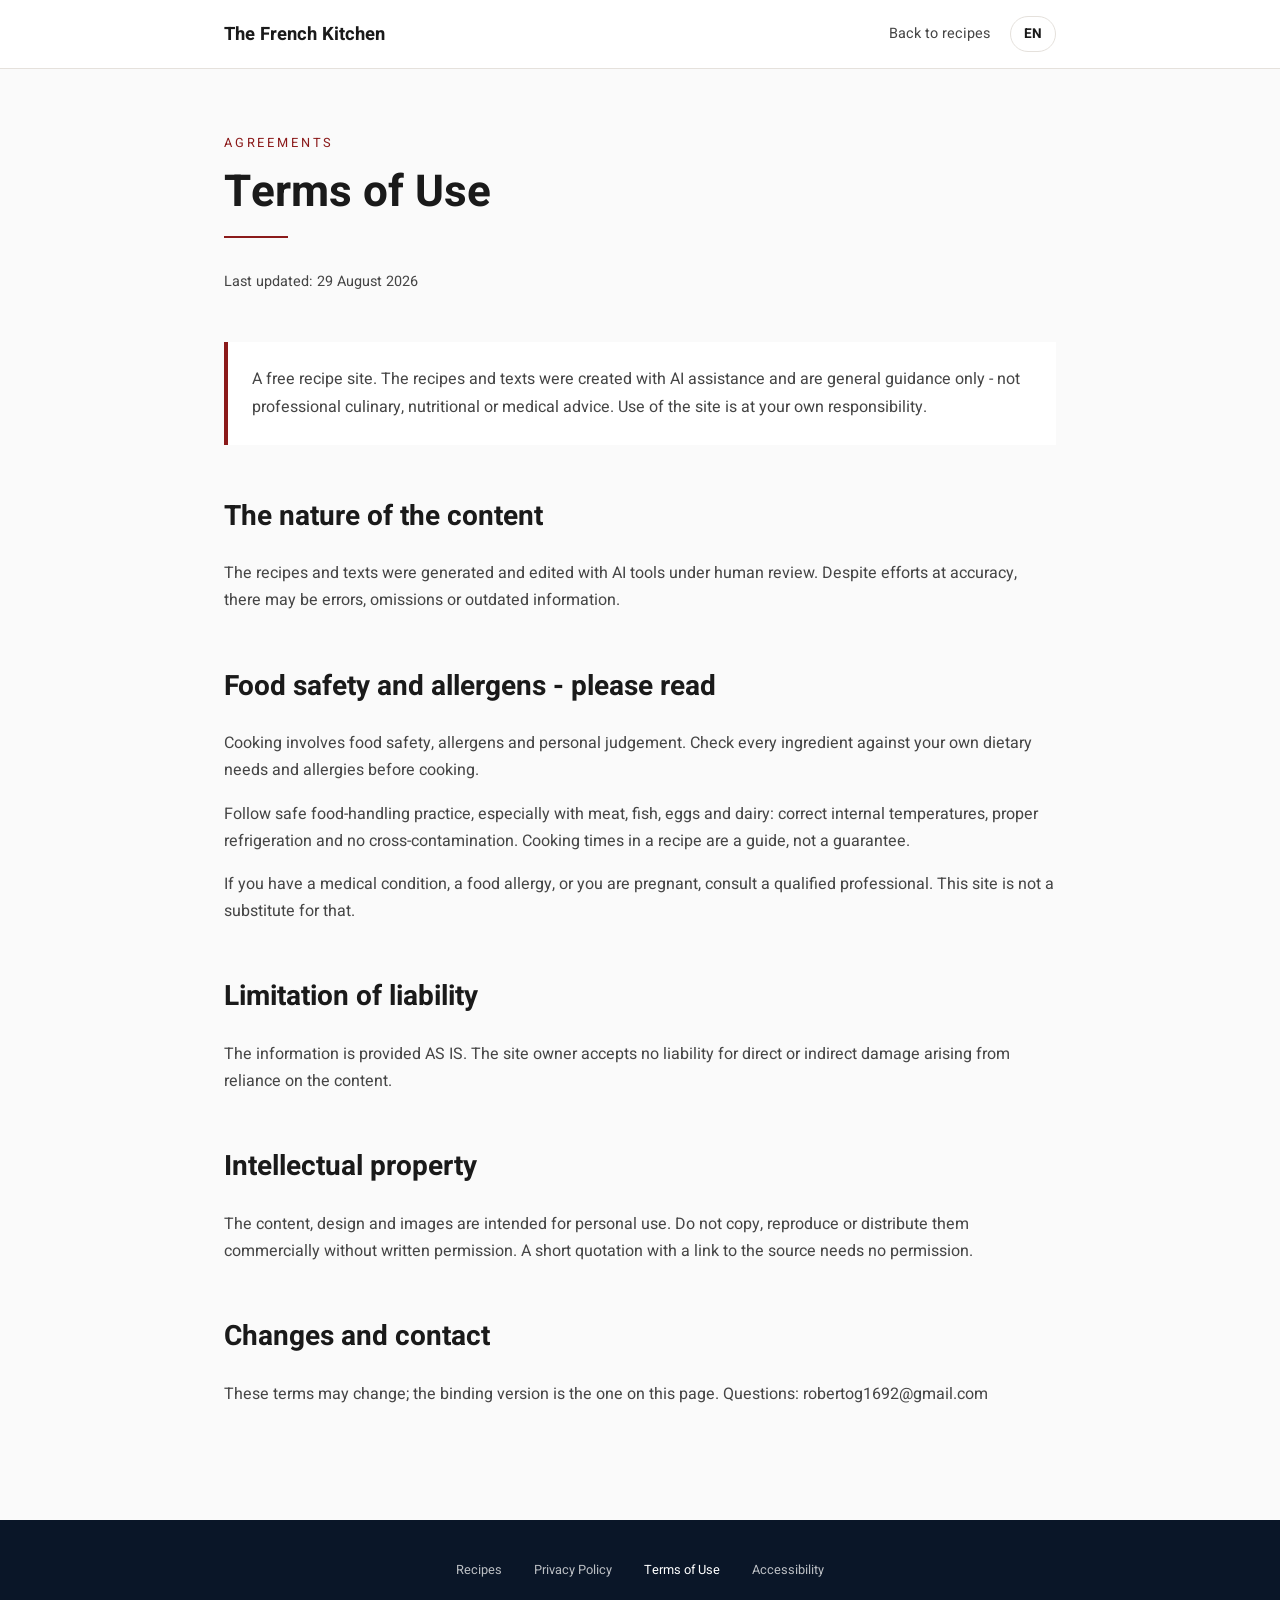
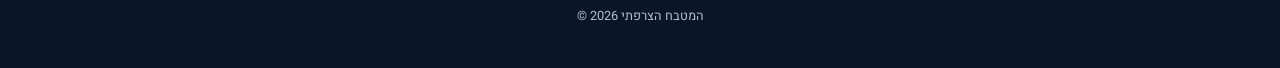
<file: terms.html>
<!DOCTYPE html>
<html lang="he" dir="rtl">
<head>
    <meta charset="UTF-8">
    <meta name="viewport" content="width=device-width, initial-scale=1.0">
    <title data-en="Terms of Use | The French Kitchen" data-he="תנאי שימוש | המטבח הצרפתי">תנאי שימוש | המטבח הצרפתי</title>
    <meta name="description" content="תנאי השימוש באתר, בטיחות מזון והגבלת אחריות.">
    <meta http-equiv="Content-Security-Policy" content="default-src 'self'; script-src 'self'; style-src 'self'; img-src 'self' data:; font-src 'self'; connect-src 'self'; base-uri 'self'; form-action 'self'">
    <meta name="referrer" content="strict-origin-when-cross-origin">
    <link rel="stylesheet" href="assets/fonts/fonts.css">
    <link rel="stylesheet" href="assets/css/policy.css">
</head>
<body class="p-body">

    <a href="#main" class="skip-link" data-en="Skip to main content" data-he="דלג לתוכן העיקרי">דלג לתוכן העיקרי</a>

    <nav class="p-nav" aria-label="ניווט">
        <div class="p-wrap p-nav-in">
            <a href="index.html" class="p-logo" data-en="The French Kitchen" data-he="המטבח הצרפתי">המטבח הצרפתי</a>
            <div class="p-navlinks">
                <a href="index.html" class="p-back" data-en="Back to recipes" data-he="חזרה למתכונים">חזרה למתכונים</a>
                <button id="langToggle" type="button" class="p-langbtn"><span id="langLabel">HE</span></button>
            </div>
        </div>
    </nav>

    <main id="main">
        <div class="p-wrap">
            <p class="p-eyebrow" data-en="Agreements" data-he="הסכמות">הסכמות</p>
            <h1 data-en="Terms of Use" data-he="תנאי שימוש">תנאי שימוש</h1>
            <div class="p-rule"></div>
            <p class="p-updated" data-en="Last updated: 29 August 2026" data-he="עודכן לאחרונה: 29 באוגוסט 2026">עודכן לאחרונה: 29 באוגוסט 2026</p>

        <div class="p-callout"><p data-en="A free recipe site. The recipes and texts were created with AI assistance and are general guidance only - not professional culinary, nutritional or medical advice. Use of the site is at your own responsibility." data-he="אתר מתכונים חינמי. המתכונים והטקסטים נוצרו בסיוע בינה מלאכותית והם מידע כללי בלבד — אינם ייעוץ קולינרי, תזונתי או רפואי מקצועי. השימוש באתר הוא באחריותך.">A free recipe site. The recipes and texts were created with AI assistance and are general guidance only - not professional culinary, nutritional or medical advice. Use of the site is at your own responsibility.</p></div>
        <section>
            <h2 data-en="The nature of the content" data-he="אופי האתר והתוכן">The nature of the content</h2>
            <p data-en="The recipes and texts were generated and edited with AI tools under human review. Despite efforts at accuracy, there may be errors, omissions or outdated information." data-he="המתכונים והטקסטים נוצרו ונערכו בסיוע כלי בינה מלאכותית, בבקרה אנושית. למרות מאמצי הדיוק, ייתכנו אי-דיוקים, השמטות או מידע שאינו מעודכן.">The recipes and texts were generated and edited with AI tools under human review. Despite efforts at accuracy, there may be errors, omissions or outdated information.</p>
        </section>
        <section>
            <h2 data-en="Food safety and allergens - please read" data-he="בטיחות מזון ואלרגנים — חשוב לקרוא">Food safety and allergens - please read</h2>
            <p data-en="Cooking involves food safety, allergens and personal judgement. Check every ingredient against your own dietary needs and allergies before cooking." data-he="בישול כרוך בבטיחות מזון, באלרגנים ובשיקול דעת אישי. יש לבדוק כל רכיב מול הצרכים התזונתיים והאלרגיות שלך לפני הבישול.">Cooking involves food safety, allergens and personal judgement. Check every ingredient against your own dietary needs and allergies before cooking.</p>
            <p data-en="Follow safe food-handling practice, especially with meat, fish, eggs and dairy: correct internal temperatures, proper refrigeration and no cross-contamination. Cooking times in a recipe are a guide, not a guarantee." data-he="יש לפעול לפי כללי בטיחות מזון, במיוחד בבשר, דגים, ביצים ומוצרי חלב: טמפרטורות פנימיות נכונות, קירור תקין, ומניעת זיהום צולב. זמני הבישול במתכון הם הנחיה, לא ערובה.">Follow safe food-handling practice, especially with meat, fish, eggs and dairy: correct internal temperatures, proper refrigeration and no cross-contamination. Cooking times in a recipe are a guide, not a guarantee.</p>
            <p data-en="If you have a medical condition, a food allergy, or you are pregnant, consult a qualified professional. This site is not a substitute for that." data-he="אם יש לך מצב רפואי, אלרגיה למזון, או שאת בהיריון — יש להיוועץ באיש מקצוע מוסמך. האתר אינו תחליף לכך.">If you have a medical condition, a food allergy, or you are pregnant, consult a qualified professional. This site is not a substitute for that.</p>
        </section>
        <section>
            <h2 data-en="Limitation of liability" data-he="הגבלת אחריות">Limitation of liability</h2>
            <p data-en="The information is provided AS IS. The site owner accepts no liability for direct or indirect damage arising from reliance on the content." data-he="המידע ניתן כמות שהוא (AS IS). בעל האתר לא יישא באחריות לנזק ישיר או עקיף שייגרם כתוצאה מהסתמכות על תוכן האתר.">The information is provided AS IS. The site owner accepts no liability for direct or indirect damage arising from reliance on the content.</p>
        </section>
        <section>
            <h2 data-en="Intellectual property" data-he="קניין רוחני">Intellectual property</h2>
            <p data-en="The content, design and images are intended for personal use. Do not copy, reproduce or distribute them commercially without written permission. A short quotation with a link to the source needs no permission." data-he="התוכן, העיצוב והתמונות מיועדים לשימוש אישי. אין להעתיק, לשכפל או להפיץ אותם לשימוש מסחרי ללא אישור בכתב. ציטוט קצר עם קישור למקור אינו טעון אישור.">The content, design and images are intended for personal use. Do not copy, reproduce or distribute them commercially without written permission. A short quotation with a link to the source needs no permission.</p>
        </section>
        <section>
            <h2 data-en="Changes and contact" data-he="שינויים ויצירת קשר">Changes and contact</h2>
            <p data-en="These terms may change; the binding version is the one on this page. Questions: robertog1692@gmail.com" data-he="התנאים עשויים להשתנות; הגרסה המחייבת היא זו שבעמוד. לשאלות: robertog1692@gmail.com">These terms may change; the binding version is the one on this page. Questions: robertog1692@gmail.com</p>
        </section>

        </div>
    </main>

    <footer class="p-footer">
        <div class="p-wrap">
            <div class="p-footer-links">
                <a href="index.html" data-en="Recipes" data-he="מתכונים">מתכונים</a>
                <a href="privacy.html" data-en="Privacy Policy" data-he="מדיניות פרטיות">מדיניות פרטיות</a>
                <a href="terms.html" aria-current="page" data-en="Terms of Use" data-he="תנאי שימוש">תנאי שימוש</a>
                <a href="accessibility.html" data-en="Accessibility" data-he="הצהרת נגישות">הצהרת נגישות</a>
            </div>
            <p class="p-copy">&copy; 2026 המטבח הצרפתי</p>
        </div>
    </footer>

    <script src="assets/js/policy.js"></script>
</body>
</html>
</file>
<file: assets/fonts/fonts.css>
@font-face{font-family:'Heebo';font-style:normal;font-weight:300;font-display:swap;src:url('heebo-300-normal-hebrew.woff2') format('woff2');unicode-range:U+0307-0308, U+0590-05FF, U+200C-2010, U+20AA, U+25CC, U+FB1D-FB4F;}
@font-face{font-family:'Heebo';font-style:normal;font-weight:300;font-display:swap;src:url('heebo-300-normal-latin-ext.woff2') format('woff2');unicode-range:U+0100-02BA, U+02BD-02C5, U+02C7-02CC, U+02CE-02D7, U+02DD-02FF, U+0304, U+0308, U+0329, U+1D00-1DBF, U+1E00-1E9F, U+1EF2-1EFF, U+2020, U+20A0-20AB, U+20AD-20C0, U+2113, U+2C60-2C7F, U+A720-A7FF;}
@font-face{font-family:'Heebo';font-style:normal;font-weight:300;font-display:swap;src:url('heebo-300-normal-latin.woff2') format('woff2');unicode-range:U+0000-00FF, U+0131, U+0152-0153, U+02BB-02BC, U+02C6, U+02DA, U+02DC, U+0304, U+0308, U+0329, U+2000-206F, U+20AC, U+2122, U+2191, U+2193, U+2212, U+2215, U+FEFF, U+FFFD;}
@font-face{font-family:'Heebo';font-style:normal;font-weight:400;font-display:swap;src:url('heebo-400-normal-hebrew.woff2') format('woff2');unicode-range:U+0307-0308, U+0590-05FF, U+200C-2010, U+20AA, U+25CC, U+FB1D-FB4F;}
@font-face{font-family:'Heebo';font-style:normal;font-weight:400;font-display:swap;src:url('heebo-400-normal-latin-ext.woff2') format('woff2');unicode-range:U+0100-02BA, U+02BD-02C5, U+02C7-02CC, U+02CE-02D7, U+02DD-02FF, U+0304, U+0308, U+0329, U+1D00-1DBF, U+1E00-1E9F, U+1EF2-1EFF, U+2020, U+20A0-20AB, U+20AD-20C0, U+2113, U+2C60-2C7F, U+A720-A7FF;}
@font-face{font-family:'Heebo';font-style:normal;font-weight:400;font-display:swap;src:url('heebo-400-normal-latin.woff2') format('woff2');unicode-range:U+0000-00FF, U+0131, U+0152-0153, U+02BB-02BC, U+02C6, U+02DA, U+02DC, U+0304, U+0308, U+0329, U+2000-206F, U+20AC, U+2122, U+2191, U+2193, U+2212, U+2215, U+FEFF, U+FFFD;}
@font-face{font-family:'Heebo';font-style:normal;font-weight:500;font-display:swap;src:url('heebo-500-normal-hebrew.woff2') format('woff2');unicode-range:U+0307-0308, U+0590-05FF, U+200C-2010, U+20AA, U+25CC, U+FB1D-FB4F;}
@font-face{font-family:'Heebo';font-style:normal;font-weight:500;font-display:swap;src:url('heebo-500-normal-latin-ext.woff2') format('woff2');unicode-range:U+0100-02BA, U+02BD-02C5, U+02C7-02CC, U+02CE-02D7, U+02DD-02FF, U+0304, U+0308, U+0329, U+1D00-1DBF, U+1E00-1E9F, U+1EF2-1EFF, U+2020, U+20A0-20AB, U+20AD-20C0, U+2113, U+2C60-2C7F, U+A720-A7FF;}
@font-face{font-family:'Heebo';font-style:normal;font-weight:500;font-display:swap;src:url('heebo-500-normal-latin.woff2') format('woff2');unicode-range:U+0000-00FF, U+0131, U+0152-0153, U+02BB-02BC, U+02C6, U+02DA, U+02DC, U+0304, U+0308, U+0329, U+2000-206F, U+20AC, U+2122, U+2191, U+2193, U+2212, U+2215, U+FEFF, U+FFFD;}
@font-face{font-family:'Heebo';font-style:normal;font-weight:700;font-display:swap;src:url('heebo-700-normal-hebrew.woff2') format('woff2');unicode-range:U+0307-0308, U+0590-05FF, U+200C-2010, U+20AA, U+25CC, U+FB1D-FB4F;}
@font-face{font-family:'Heebo';font-style:normal;font-weight:700;font-display:swap;src:url('heebo-700-normal-latin-ext.woff2') format('woff2');unicode-range:U+0100-02BA, U+02BD-02C5, U+02C7-02CC, U+02CE-02D7, U+02DD-02FF, U+0304, U+0308, U+0329, U+1D00-1DBF, U+1E00-1E9F, U+1EF2-1EFF, U+2020, U+20A0-20AB, U+20AD-20C0, U+2113, U+2C60-2C7F, U+A720-A7FF;}
@font-face{font-family:'Heebo';font-style:normal;font-weight:700;font-display:swap;src:url('heebo-700-normal-latin.woff2') format('woff2');unicode-range:U+0000-00FF, U+0131, U+0152-0153, U+02BB-02BC, U+02C6, U+02DA, U+02DC, U+0304, U+0308, U+0329, U+2000-206F, U+20AC, U+2122, U+2191, U+2193, U+2212, U+2215, U+FEFF, U+FFFD;}
@font-face{font-family:'Inter';font-style:normal;font-weight:300;font-display:swap;src:url('inter-300-normal-latin-ext.woff2') format('woff2');unicode-range:U+0100-02BA, U+02BD-02C5, U+02C7-02CC, U+02CE-02D7, U+02DD-02FF, U+0304, U+0308, U+0329, U+1D00-1DBF, U+1E00-1E9F, U+1EF2-1EFF, U+2020, U+20A0-20AB, U+20AD-20C0, U+2113, U+2C60-2C7F, U+A720-A7FF;}
@font-face{font-family:'Inter';font-style:normal;font-weight:300;font-display:swap;src:url('inter-300-normal-latin.woff2') format('woff2');unicode-range:U+0000-00FF, U+0131, U+0152-0153, U+02BB-02BC, U+02C6, U+02DA, U+02DC, U+0304, U+0308, U+0329, U+2000-206F, U+20AC, U+2122, U+2191, U+2193, U+2212, U+2215, U+FEFF, U+FFFD;}
@font-face{font-family:'Inter';font-style:normal;font-weight:400;font-display:swap;src:url('inter-400-normal-latin-ext.woff2') format('woff2');unicode-range:U+0100-02BA, U+02BD-02C5, U+02C7-02CC, U+02CE-02D7, U+02DD-02FF, U+0304, U+0308, U+0329, U+1D00-1DBF, U+1E00-1E9F, U+1EF2-1EFF, U+2020, U+20A0-20AB, U+20AD-20C0, U+2113, U+2C60-2C7F, U+A720-A7FF;}
@font-face{font-family:'Inter';font-style:normal;font-weight:400;font-display:swap;src:url('inter-400-normal-latin.woff2') format('woff2');unicode-range:U+0000-00FF, U+0131, U+0152-0153, U+02BB-02BC, U+02C6, U+02DA, U+02DC, U+0304, U+0308, U+0329, U+2000-206F, U+20AC, U+2122, U+2191, U+2193, U+2212, U+2215, U+FEFF, U+FFFD;}
@font-face{font-family:'Inter';font-style:normal;font-weight:500;font-display:swap;src:url('inter-500-normal-latin-ext.woff2') format('woff2');unicode-range:U+0100-02BA, U+02BD-02C5, U+02C7-02CC, U+02CE-02D7, U+02DD-02FF, U+0304, U+0308, U+0329, U+1D00-1DBF, U+1E00-1E9F, U+1EF2-1EFF, U+2020, U+20A0-20AB, U+20AD-20C0, U+2113, U+2C60-2C7F, U+A720-A7FF;}
@font-face{font-family:'Inter';font-style:normal;font-weight:500;font-display:swap;src:url('inter-500-normal-latin.woff2') format('woff2');unicode-range:U+0000-00FF, U+0131, U+0152-0153, U+02BB-02BC, U+02C6, U+02DA, U+02DC, U+0304, U+0308, U+0329, U+2000-206F, U+20AC, U+2122, U+2191, U+2193, U+2212, U+2215, U+FEFF, U+FFFD;}
@font-face{font-family:'Inter';font-style:normal;font-weight:700;font-display:swap;src:url('inter-700-normal-latin-ext.woff2') format('woff2');unicode-range:U+0100-02BA, U+02BD-02C5, U+02C7-02CC, U+02CE-02D7, U+02DD-02FF, U+0304, U+0308, U+0329, U+1D00-1DBF, U+1E00-1E9F, U+1EF2-1EFF, U+2020, U+20A0-20AB, U+20AD-20C0, U+2113, U+2C60-2C7F, U+A720-A7FF;}
@font-face{font-family:'Inter';font-style:normal;font-weight:700;font-display:swap;src:url('inter-700-normal-latin.woff2') format('woff2');unicode-range:U+0000-00FF, U+0131, U+0152-0153, U+02BB-02BC, U+02C6, U+02DA, U+02DC, U+0304, U+0308, U+0329, U+2000-206F, U+20AC, U+2122, U+2191, U+2193, U+2212, U+2215, U+FEFF, U+FFFD;}
@font-face{font-family:'Playfair Display';font-style:normal;font-weight:600;font-display:swap;src:url('playfair-display-600-normal-latin-ext.woff2') format('woff2');unicode-range:U+0100-02BA, U+02BD-02C5, U+02C7-02CC, U+02CE-02D7, U+02DD-02FF, U+0304, U+0308, U+0329, U+1D00-1DBF, U+1E00-1E9F, U+1EF2-1EFF, U+2020, U+20A0-20AB, U+20AD-20C0, U+2113, U+2C60-2C7F, U+A720-A7FF;}
@font-face{font-family:'Playfair Display';font-style:normal;font-weight:600;font-display:swap;src:url('playfair-display-600-normal-latin.woff2') format('woff2');unicode-range:U+0000-00FF, U+0131, U+0152-0153, U+02BB-02BC, U+02C6, U+02DA, U+02DC, U+0304, U+0308, U+0329, U+2000-206F, U+20AC, U+2122, U+2191, U+2193, U+2212, U+2215, U+FEFF, U+FFFD;}
@font-face{font-family:'Playfair Display';font-style:normal;font-weight:700;font-display:swap;src:url('playfair-display-700-normal-latin-ext.woff2') format('woff2');unicode-range:U+0100-02BA, U+02BD-02C5, U+02C7-02CC, U+02CE-02D7, U+02DD-02FF, U+0304, U+0308, U+0329, U+1D00-1DBF, U+1E00-1E9F, U+1EF2-1EFF, U+2020, U+20A0-20AB, U+20AD-20C0, U+2113, U+2C60-2C7F, U+A720-A7FF;}
@font-face{font-family:'Playfair Display';font-style:normal;font-weight:700;font-display:swap;src:url('playfair-display-700-normal-latin.woff2') format('woff2');unicode-range:U+0000-00FF, U+0131, U+0152-0153, U+02BB-02BC, U+02C6, U+02DA, U+02DC, U+0304, U+0308, U+0329, U+2000-206F, U+20AC, U+2122, U+2191, U+2193, U+2212, U+2215, U+FEFF, U+FFFD;}
</file>
<file: css/style.css>
/* ======================================
   המטבח הצרפתי — Custom Styles
   ====================================== */

/* --- CSS Custom Properties --- */
:root {
    --fr-primary: #8B1A1A;
    --fr-primary-light: #C4A484;
    --fr-primary-dark: #6B1010;
    --fr-cream: #FAFAFA;
    --fr-charcoal: #1A1A1A;
    --fr-navy: #0A1628;
    --fr-warm-gray: #F5F0EB;
    --fr-text-secondary: #6B7280;
    --fr-border: #E5E1DC;
}

/* --- Base --- */
body {
    -webkit-font-smoothing: antialiased;
    -moz-osx-font-smoothing: grayscale;
}

/* --- Glassmorphism --- */
.glass {
    background: rgba(255, 255, 255, 0.85);
    backdrop-filter: blur(16px);
    -webkit-backdrop-filter: blur(16px);
    border: 1px solid rgba(255, 255, 255, 0.2);
}

.glass-search {
    background: rgba(255, 255, 255, 0.1);
    backdrop-filter: blur(12px);
    -webkit-backdrop-filter: blur(12px);
    border: 1px solid rgba(255, 255, 255, 0.15);
}

.glass-search:focus-within {
    border-color: var(--fr-primary);
    box-shadow: 0 0 0 2px rgba(0, 0, 0, 0.1);
}

/* --- Header --- */
.header-glass {
    background: rgba(250, 250, 250, 0.9);
    backdrop-filter: blur(12px);
    -webkit-backdrop-filter: blur(12px);
    border-bottom: 1px solid var(--fr-border);
    box-shadow: 0 1px 3px rgba(0, 0, 0, 0.05);
}

/* The header is transparent over the hero photo until 50px of scroll, so the
   charcoal wordmark sat on whatever the photo happened to put behind it --
   measured 1.0-1.7:1 across the sites, against a 4.5:1 bar. White while the
   header is transparent; the .header-glass panel restores the charcoal. */
#app-header:not(.header-glass) #header-logo > span:last-child {
    color: #FFFFFF;
    text-shadow: 0 1px 3px rgba(0, 0, 0, 0.45);
}

/* --- Home Hero --- */
.home-hero {
    min-height: 50vh;
    background: url('../images/french-cuisine-hero-background.jpg') center / cover no-repeat;
}

.home-hero::after {
    content: '';
    position: absolute;
    inset: 0;
    background: linear-gradient(to bottom, rgba(30, 10, 10, 0.85) 0%, rgba(30, 10, 10, 0.85) 62%, rgba(10, 22, 40, 0.7) 100%);
}

/* --- Card Lift Effect --- */
.card-lift {
    transition: transform 0.4s cubic-bezier(0.22, 1, 0.36, 1),
                box-shadow 0.4s cubic-bezier(0.22, 1, 0.36, 1);
}

.card-lift:hover {
    transform: translateY(-6px);
    box-shadow: 0 20px 40px rgba(0, 0, 0, 0.08),
                0 8px 16px rgba(0, 0, 0, 0.04);
}

/* --- Recipe Card --- */
.recipe-card {
    border: 1px solid var(--fr-border);
    border-radius: 12px;
    overflow: hidden;
    background: white;
    cursor: pointer;
}

.recipe-card-image-wrapper {
    aspect-ratio: 16 / 9;
    background: linear-gradient(135deg, var(--fr-warm-gray) 0%, #e8e4df 100%);
    position: relative;
    overflow: hidden;
}

.recipe-card-image {
    aspect-ratio: 16 / 9;
    object-fit: cover;
    width: 100%;
    transition: transform 0.6s ease-out, opacity 0.4s ease;
    opacity: 0;
}

.recipe-card-image.loaded { opacity: 1; }

.img-placeholder {
    position: absolute;
    inset: 0;
    display: flex;
    align-items: center;
    justify-content: center;
    color: var(--fr-primary);
    opacity: 0.3;
    font-size: 2.5rem;
}

.recipe-card:hover .recipe-card-image { transform: scale(1.05); }

/* --- Difficulty Badges --- */
.badge-easy { background-color: #dcfce7; color: #0F7D38; }
.badge-medium { background-color: #fef3c7; color: #9C5501; }
.badge-hard { background-color: #fee2e2; color: #C12020; }

/* --- Category Pills --- */
.category-pill {
    white-space: nowrap;
    padding: 0.5rem 1rem;
    border-radius: 9999px;
    font-size: 0.875rem;
    font-weight: 500;
    border: 1px solid var(--fr-border);
    background: white;
    color: var(--fr-charcoal);
    cursor: pointer;
    transition: all 0.2s ease;
    display: flex;
    align-items: center;
    gap: 0.375rem;
}

.category-pill:hover {
    border-color: var(--fr-primary);
    color: var(--fr-primary);
}

.category-pill.active {
    background: var(--fr-primary);
    color: white;
    border-color: var(--fr-primary);
}

/* --- Recipe Detail Hero --- */
.recipe-hero {
    position: relative;
    min-height: 50vh;
    background-size: cover;
    background-position: center;
    display: flex;
    align-items: flex-end;
}

.recipe-hero::after {
    content: '';
    position: absolute;
    inset: 0;
    background: linear-gradient(to top, rgba(10, 22, 40, 0.85) 0%, rgba(10, 22, 40, 0.3) 50%, transparent 100%);
}

@media (min-width: 1024px) {
    .recipe-hero { min-height: 40vh; }
}

/* --- Step Number Circle --- */
.step-number {
    width: 32px;
    height: 32px;
    min-width: 32px;
    border-radius: 50%;
    background: var(--fr-primary);
    color: white;
    display: flex;
    align-items: center;
    justify-content: center;
    font-weight: 700;
    font-size: 0.875rem;
}

/* --- Meta Item --- */
.meta-item {
    display: flex;
    flex-direction: column;
    align-items: center;
    gap: 0.25rem;
    padding: 0 1rem;
}

/* --- Ingredient Row --- */
.ingredient-row {
    display: flex;
    align-items: center;
    gap: 0.75rem;
    padding: 0.5rem 0;
    border-bottom: 1px solid rgba(229, 225, 220, 0.5);
    line-height: 1.75;
}

.ingredient-row:last-child { border-bottom: none; }

/* --- Loading Spinner --- */
.spinner {
    width: 40px;
    height: 40px;
    border: 3px solid var(--fr-border);
    border-top-color: var(--fr-primary);
    border-radius: 50%;
    animation: spin 0.8s linear infinite;
    margin: 0 auto;
}

@keyframes spin { to { transform: rotate(360deg); } }

/* --- View Transition --- */
.view-fade-in { animation: fadeIn 0.3s ease forwards; }

@keyframes fadeIn {
    from { opacity: 0; transform: translateY(8px); }
    to { opacity: 1; transform: translateY(0); }
}

/* --- Scrollbar Hide --- */
.scrollbar-hide { -ms-overflow-style: none; scrollbar-width: none; }
.scrollbar-hide::-webkit-scrollbar { display: none; }

/* --- Tag Pill --- */
.tag-pill {
    display: inline-flex;
    align-items: center;
    gap: 0.25rem;
    padding: 0.25rem 0.75rem;
    border-radius: 9999px;
    background: var(--fr-warm-gray);
    color: var(--fr-text-secondary);
    font-size: 0.8125rem;
}

/* --- Text Clamp --- */
.line-clamp-2 {
    display: -webkit-box;
    -webkit-line-clamp: 2;
    -webkit-box-orient: vertical;
    overflow: hidden;
}

/* --- WhatsApp Share Button --- */
.whatsapp-share-btn {
    display: flex;
    align-items: center;
    justify-content: center;
    gap: 0.5rem;
    width: 100%;
    padding: 0.875rem 1.5rem;
    margin-bottom: 2rem;
    border-radius: 12px;
    background: #25D366;
    color: white;
    font-weight: 600;
    font-size: 0.9375rem;
    text-decoration: none;
    transition: background-color 0.2s ease;
}

.whatsapp-share-btn:hover { background: #1DA851; }
.whatsapp-share-btn i { font-size: 1.25rem; }

/* --- Gold Border (RTL: right border, LTR: left border) --- */
html[dir="rtl"] .primary-border-right {
    border-right: 3px solid var(--fr-primary);
    border-left: none;
}

html[dir="ltr"] .primary-border-right {
    border-left: 3px solid var(--fr-primary);
    border-right: none;
}

/* --- Language-Specific Fonts --- */
html[lang="he"] body {
    font-family: 'Heebo', sans-serif;
}

html[lang="en"] body {
    font-family: 'Inter', sans-serif;
}

html[lang="en"] .font-playfair {
    font-family: 'Playfair Display', serif;
}

/* --- Language Switcher --- */
.language-switcher {
    display: flex;
    gap: 0;
    border: 2px solid var(--fr-primary);
    border-radius: 8px;
    overflow: hidden;
    background: white;
}

.lang-btn {
    padding: 6px 14px;
    font-size: 0.8125rem;
    font-weight: 700;
    color: var(--fr-primary);
    background: transparent;
    border: none;
    cursor: pointer;
    transition: all 0.2s ease;
    letter-spacing: 0.5px;
}

.lang-btn:hover {
    background: rgba(139, 26, 26, 0.1);
}

.lang-btn.active {
    background: var(--fr-primary);
    color: white;
}

.lang-btn:not(:last-child) {
    border-right: 1px solid rgba(139, 26, 26, 0.3);
}

/* --- RTL/LTR Meta Item Borders --- */
html[dir="rtl"] .meta-item:not(:last-child) {
    border-left: 1px solid var(--fr-border);
    border-right: none;
}

html[dir="ltr"] .meta-item:not(:last-child) {
    border-right: 1px solid var(--fr-border);
    border-left: none;
}

/* --- Responsive adjustments for language switcher --- */
@media (max-width: 640px) {
    .lang-btn {
        padding: 5px 10px;
        font-size: 0.75rem;
    }
}


/* ============================================================
   Accessibility additions (29.08.2026) - compliance package
   ============================================================ */

/* Skip to main content: off-screen until it receives keyboard focus.
   inset-inline-start keeps it correct in both RTL (Hebrew) and LTR. */
.skip-link {
    position: absolute;
    top: -100px;
    inset-inline-start: 1rem;
    z-index: 200;
    background: #8B1A1A;
    color: #fff;
    padding: 0.75rem 1.5rem;
    font-weight: 600;
    border-radius: 0.25rem;
    text-decoration: none;
    transition: top 0.2s ease-in-out;
}
.skip-link:focus { top: 1rem; }

a:focus-visible, button:focus-visible, [tabindex]:focus-visible {
    outline: 3px solid #8B1A1A;
    outline-offset: 3px;
    border-radius: 2px;
}
@supports not selector(:focus-visible) {
    a:focus, button:focus { outline: 3px solid #8B1A1A; outline-offset: 3px; }
}

@media (prefers-reduced-motion: reduce) {
    *, *::before, *::after {
        animation-duration: 0.01ms !important;
        animation-iteration-count: 1 !important;
        transition-duration: 0.01ms !important;
        scroll-behavior: auto !important;
    }
}

/* Visually hidden but announced by screen readers - keeps the heading
   hierarchy valid without changing the visual design. */
.sr-only-heading {
    position: absolute; width: 1px; height: 1px;
    padding: 0; margin: -1px; overflow: hidden;
    clip: rect(0,0,0,0); white-space: nowrap; border: 0;
}
</file>
<file: assets/css/policy.css>
:root {
    --accent: #8B1A1A;
    --accent-text: #8B1A1A;
    --ink: #1A1A1A;
    --ink-soft: #454545;
    --paper: #FAFAFA;
    --card: #FFFFFF;
    --rule: #E5E1DC;
    --footer: #0A1628;
}

.p-wrap { max-width: 52rem; margin: 0 auto; padding: 0 1.5rem; }
.p-body { background: var(--paper); color: var(--ink); margin: 0;
          font-family: 'Heebo', system-ui, -apple-system, sans-serif; line-height: 1.7; }

.p-nav { background: var(--card); border-bottom: 1px solid var(--rule); }
.p-nav-in { display: flex; align-items: center; justify-content: space-between;
            padding-top: 1rem; padding-bottom: 1rem; }
.p-logo { font-weight: 700; font-size: 1.15rem; color: var(--ink); text-decoration: none; }
.p-navlinks { display: flex; align-items: center; gap: 1.25rem; }
.p-back { color: var(--ink-soft); text-decoration: none; font-size: .9rem; }
.p-back:hover { color: var(--accent-text); }

.p-langbtn { display: inline-flex; align-items: center; gap: .4rem;
             padding: .35rem .8rem; border: 1px solid var(--rule); border-radius: 999px;
             background: var(--card); color: var(--ink); font: inherit; font-size: .85rem;
             font-weight: 600; cursor: pointer; }
.p-langbtn:hover { border-color: var(--accent); }

main { display: block; padding: 4rem 0; }
.p-eyebrow { color: var(--accent-text); font-size: .8rem; letter-spacing: .22em;
             text-transform: uppercase; margin: 0 0 .75rem; }
h1 { font-size: clamp(2rem, 5vw, 2.75rem); margin: 0 0 1rem; line-height: 1.2; }
.p-rule { width: 4rem; height: 2px; background: var(--accent); margin-bottom: 2rem; }
.p-updated { color: var(--ink-soft); font-size: .9rem; margin-bottom: 3rem; }

.p-callout { background: var(--card); border-inline-start: 4px solid var(--accent);
             padding: 1.5rem; margin-bottom: 3rem; }
.p-callout p { margin: 0; }

section { margin-bottom: 3rem; }
h2 { font-size: clamp(1.35rem, 3.2vw, 1.75rem); margin: 0 0 1.25rem; }
h3 { font-size: 1.1rem; margin: 2rem 0 .75rem; }
p { color: var(--ink-soft); margin: 0 0 1rem; }

ul.p-list { list-style: none; padding: 0; margin: 0 0 3rem; }
ul.p-list li { display: flex; gap: .75rem; color: var(--ink-soft); margin-bottom: .75rem; }
ul.p-list li::before { content: "\2022"; color: var(--accent-text); font-weight: 700; }

a { color: var(--accent-text); }
.p-note { border-top: 1px solid var(--rule); padding-top: 2rem;
          color: var(--ink-soft); font-size: .8rem; }

.p-footer { background: var(--footer); color: #fff; padding: 2.5rem 0; text-align: center; }
.p-footer-links { display: flex; flex-wrap: wrap; justify-content: center;
                  gap: .5rem 2rem; margin-bottom: 1.5rem; }
.p-footer a { color: rgba(255,255,255,.72); text-decoration: none; font-size: .8rem; }
.p-footer a:hover, .p-footer a[aria-current] { color: #fff; }
.p-copy { color: rgba(255,255,255,.72); font-size: .8rem; margin: 0; }

/* Keyboard access */
.skip-link { position: absolute; top: -100px; inset-inline-start: 1rem; z-index: 100;
             background: var(--accent); color: #fff; padding: .75rem 1.5rem;
             font-weight: 600; border-radius: .25rem; text-decoration: none;
             transition: top .2s ease-in-out; }
.skip-link:focus { top: 1rem; }
a:focus-visible, button:focus-visible { outline: 3px solid var(--accent);
                                        outline-offset: 3px; border-radius: 2px; }

@media (prefers-reduced-motion: reduce) {
    *, *::before, *::after { animation-duration: .01ms !important;
        transition-duration: .01ms !important; scroll-behavior: auto !important; }
}
</file>
